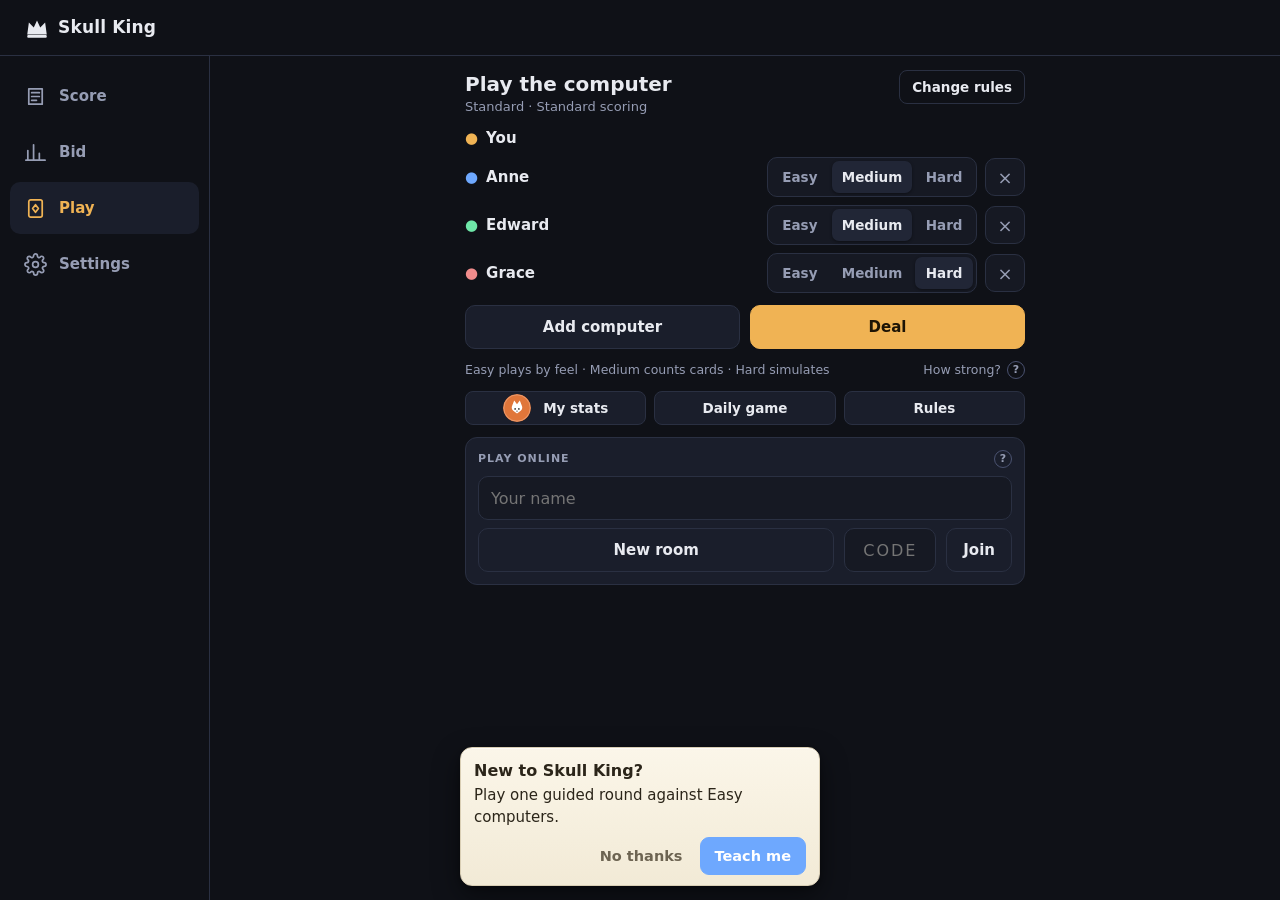
<file: index.html>
<!DOCTYPE html>
<html lang="en">
<head>
<meta charset="utf-8">
<meta name="viewport" content="width=device-width, initial-scale=1, viewport-fit=cover">
<meta name="theme-color" content="#0f1117">
<link rel="manifest" href="manifest.webmanifest">
<meta name="mobile-web-app-capable" content="yes">
<meta name="apple-mobile-web-app-capable" content="yes">
<meta name="apple-mobile-web-app-title" content="Skull King">
<meta name="apple-mobile-web-app-status-bar-style" content="black-translucent">
<title>Skull King</title>
<meta name="description" content="Skull King scorekeeper, bid advisor and a full game against computer pirates.">
<link rel="icon" href="icon.svg" type="image/svg+xml">
<link rel="apple-touch-icon" href="apple-touch-icon.png">
<link rel="stylesheet" href="css/table.css?v=13">
<link rel="stylesheet" href="css/app.css?v=18">
<link rel="stylesheet" href="css/coach.css?v=17">
<link rel="stylesheet" href="css/profile.css?v=13">
</head>
<body>
<div class="app" id="app">
  <header class="top">
    <div class="brand"><span class="brand-mark" id="brandMark"></span><span>Skull King</span></div>
    <div class="top-actions" id="topActions"></div>
  </header>

  <nav class="tabs" id="tabs" aria-label="Sections">
    <button data-tab="score" aria-label="Score"><svg viewBox="0 0 24 24"><path d="M5 4h14v16H5z M8 8h8 M8 12h8 M8 16h5"/></svg><span>Score</span></button>
    <button data-tab="bid" aria-label="Bid advisor"><svg viewBox="0 0 24 24"><path d="M4 20V10 M10 20V4 M16 20v-7 M22 20H2"/></svg><span>Bid</span></button>
    <button data-tab="play" aria-label="Play"><svg viewBox="0 0 24 24"><path d="M7 3h10a2 2 0 0 1 2 2v14a2 2 0 0 1-2 2H7a2 2 0 0 1-2-2V5a2 2 0 0 1 2-2z M12 8l3 4-3 4-3-4z"/></svg><span>Play</span></button>
    <button data-tab="settings" aria-label="Settings"><svg viewBox="0 0 24 24"><path d="M12 15a3 3 0 1 0 0-6 3 3 0 0 0 0 6z M19.4 15a1.7 1.7 0 0 0 .3 1.8l.1.1a2 2 0 1 1-2.8 2.8l-.1-.1a1.7 1.7 0 0 0-1.8-.3 1.7 1.7 0 0 0-1 1.5V21a2 2 0 1 1-4 0v-.1a1.7 1.7 0 0 0-1.1-1.5 1.7 1.7 0 0 0-1.8.3l-.1.1a2 2 0 1 1-2.8-2.8l.1-.1a1.7 1.7 0 0 0 .3-1.8 1.7 1.7 0 0 0-1.5-1H3a2 2 0 1 1 0-4h.1a1.7 1.7 0 0 0 1.5-1.1 1.7 1.7 0 0 0-.3-1.8l-.1-.1a2 2 0 1 1 2.8-2.8l.1.1a1.7 1.7 0 0 0 1.8.3H9a1.7 1.7 0 0 0 1-1.5V3a2 2 0 1 1 4 0v.1a1.7 1.7 0 0 0 1 1.5 1.7 1.7 0 0 0 1.8-.3l.1-.1a2 2 0 1 1 2.8 2.8l-.1.1a1.7 1.7 0 0 0-.3 1.8V9a1.7 1.7 0 0 0 1.5 1H21a2 2 0 1 1 0 4h-.1a1.7 1.7 0 0 0-1.5 1z"/></svg><span>Settings</span></button>
  </nav>

  <main id="main">
    <section class="view" id="v-score"></section>
    <section class="view" id="v-bid"></section>
    <section class="view" id="v-play"></section>
    <section class="view" id="v-settings"></section>
  </main>
</div>

<div class="sheet-back" id="sheetBack" hidden><div class="sheet" id="sheet" role="dialog" aria-modal="true"></div></div>
<div class="pop" id="pop" hidden></div>
<div class="toast" id="toast" hidden></div>

<script src="js/engine.js?v=13"></script>
<script src="js/ai.js?v=13"></script>
<script src="js/art.js?v=13"></script>
<script src="js/skgame.js?v=13"></script>
<script src="js/fx.js?v=13"></script>
<script src="js/sfx.js?v=13"></script>
<script src="js/table.js?v=13"></script>
<script src="js/coach.js?v=17"></script>
<script src="js/skcoach.js?v=15"></script>
<script src="js/profile.js?v=13"></script>
<script src="js/skprofile.js?v=13"></script>
<script src="js/pwa.js?v=17" data-version="18"></script>
<script src="js/app.js?v=17"></script>
</body>
</html>
</file>
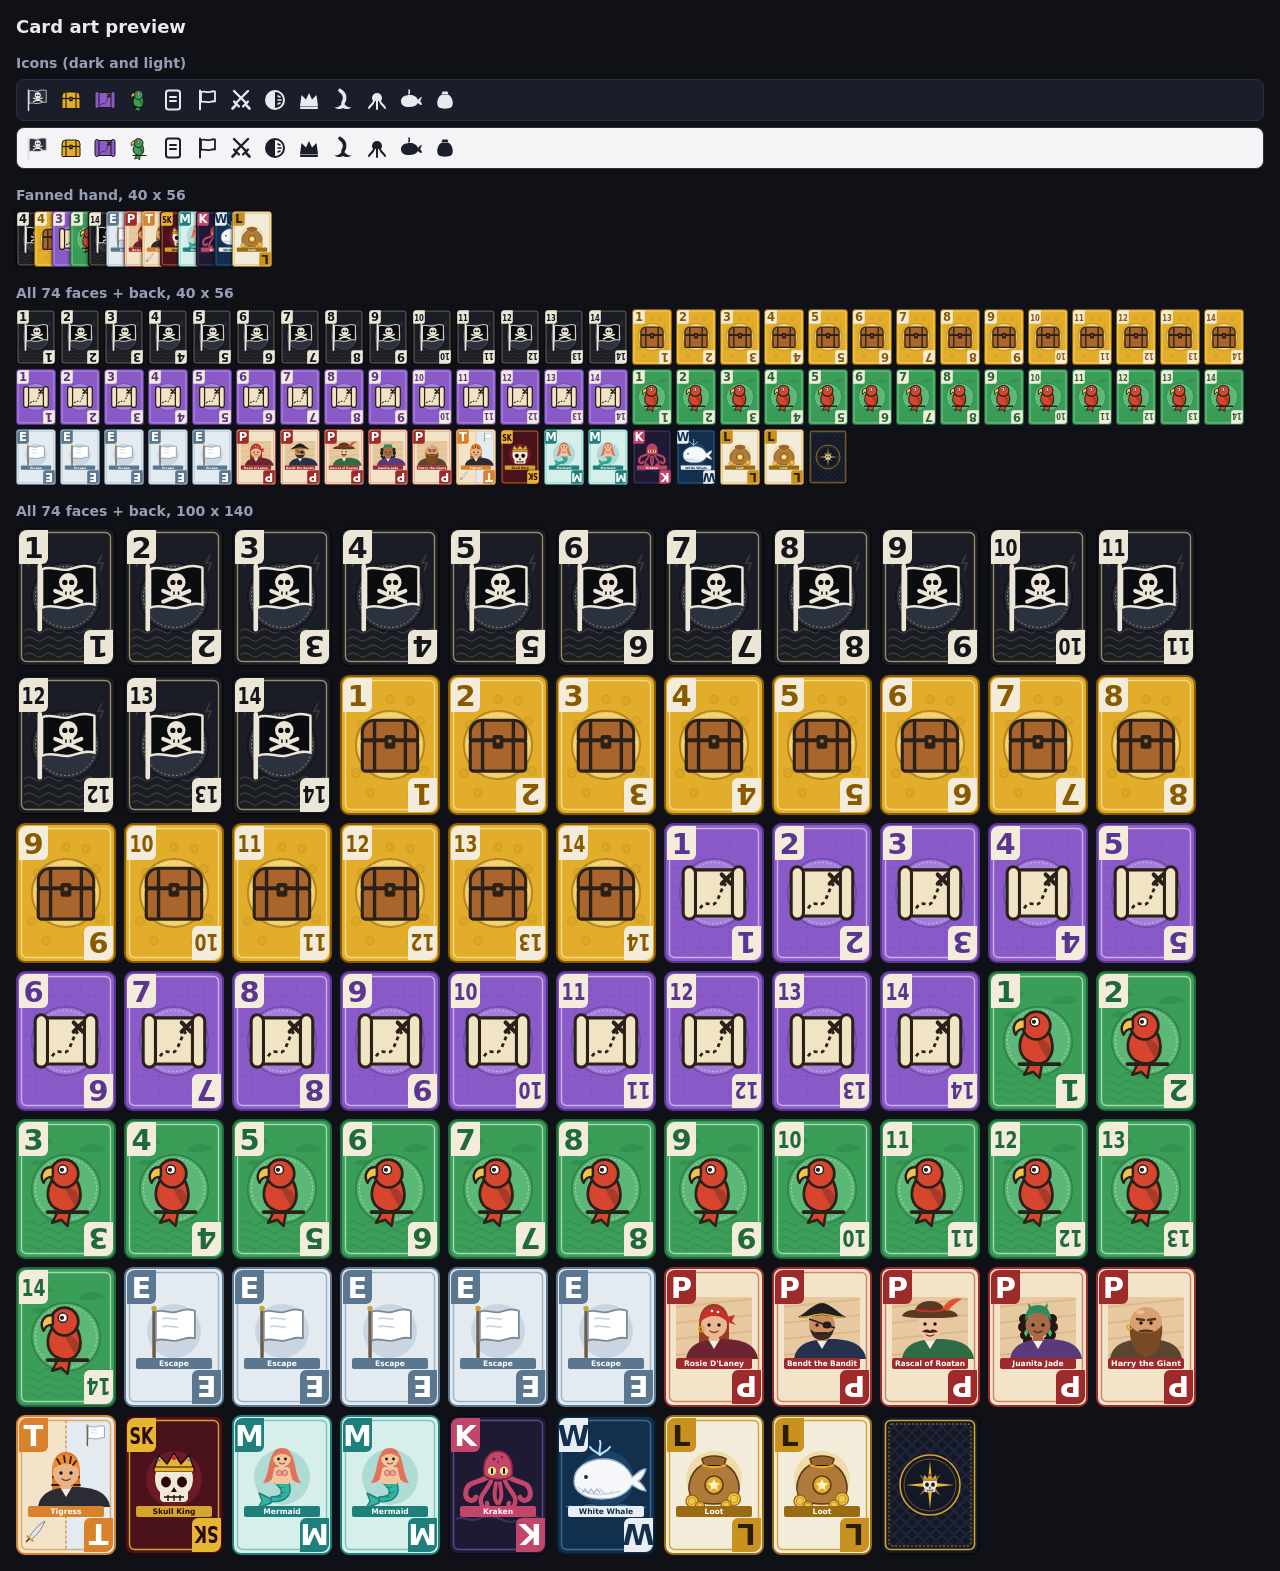
<file: tools/art-preview.html>
<!doctype html>
<html lang="en">
<head>
<meta charset="utf-8">
<meta name="viewport" content="width=device-width, initial-scale=1">
<title>Card Art Preview</title>
<style>
  :root { --bg:#0f1117; --panel:#1a1e2b; --line:#2a3042; --text:#e8eaf0; --muted:#969db4; }
  * { box-sizing: border-box; }
  body { margin:0; padding:16px; background:var(--bg); color:var(--text); font:14px system-ui,-apple-system,Segoe UI,sans-serif; }
  h1 { font-size:18px; margin:0 0 4px; }
  h2 { font-size:14px; color:var(--muted); font-weight:600; margin:18px 0 8px; }
  .grid { display:flex; flex-wrap:wrap; gap:8px; }
  .big svg { width:100px; height:140px; display:block; }
  .small { gap:4px; }
  .small svg { width:40px; height:56px; display:block; }
  .fan { display:flex; padding-left:22px; }
  .fan svg { width:40px; height:56px; margin-left:-22px; filter:drop-shadow(-1px 0 1px rgba(0,0,0,.5)); }
  .icons { display:flex; gap:10px; align-items:center; color:var(--text); background:var(--panel); border:1px solid var(--line); border-radius:8px; padding:8px; flex-wrap:wrap; }
  .icons svg { width:24px; height:24px; }
  .light { background:#f4f4f6; color:#1a1e2b; }
</style>
</head>
<body>
<h1>Card art preview</h1>
<h2>Icons (dark and light)</h2>
<div class="icons" id="icons"></div>
<div class="icons light" id="icons2" style="margin-top:6px"></div>
<h2>Fanned hand, 40 x 56</h2>
<div class="fan" id="fan"></div>
<h2>All 74 faces + back, 40 x 56</h2>
<div class="grid small" id="small"></div>
<h2>All 74 faces + back, 100 x 140</h2>
<div class="grid big" id="big"></div>
<script src="../js/art.js"></script>
<script>
  var A = window.SKArt, all = '';
  for (var i = 0; i < 74; i++) all += A.face(i);
  all += A.back();
  document.getElementById('small').innerHTML = all;
  document.getElementById('big').innerHTML = all;
  document.getElementById('fan').innerHTML = [3, 17, 30, 44, 13, 56, 61, 66, 67, 68, 70, 71, 72].map(function (id) { return A.face(id); }).join('');
  var ic = '';
  for (var s = 0; s < 4; s++) ic += A.suitIcon(s);
  ['num', 'esc', 'pir', 'tig', 'sk', 'mer', 'kra', 'wha', 'loot'].forEach(function (k) { ic += A.kindIcon(k); });
  document.getElementById('icons').innerHTML = ic;
  document.getElementById('icons2').innerHTML = ic;
</script>
</body>
</html>
</file>
<file: css/table.css>
/* table.css: "real table" look for Tim's board games (game-table 1.0.0). Copy unchanged into css/table.css.
   Every colour is a CSS variable, so a game can keep its own palette. Original art only (CSS gradients + tiny SVG noise). */

:root {
  --card-w: 60px; --back: #a8262f; --ink: rgba(255, 255, 255, .3);
  --chip: #c62f2f; --spot: #f4efe3; --chip-size: 34px; --metal: #e7b93e; --metal-d: #9a6d12; --coin-size: 28px;
  --gem: #2c8f5a; --gem-size: 32px; --die: #f6f2e8; --pip: #1d1d1d; --die-size: 26px;
  --dial: #2a4f86; --deg: 0deg; --dial-size: 84px; --tok: #d8b46a; --tok-ink: #3b2a12; --tok-size: 30px;
}

/* ---------- surfaces ---------- */
.tbl-surface {
  --tbl-base: #1f6b43;
  --tbl-light: rgba(255, 244, 214, .16);
  --tbl-vig: rgba(0, 0, 0, .5);
  --tbl-tex: url("data:image/svg+xml,%3Csvg xmlns='http://www.w3.org/2000/svg' width='140' height='140'%3E%3Cfilter id='n'%3E%3CfeTurbulence type='fractalNoise' baseFrequency='.85' numOctaves='2' stitchTiles='stitch'/%3E%3CfeColorMatrix values='0 0 0 0 0 0 0 0 0 0 0 0 0 0 0 0 0 0 .55 -.1'/%3E%3C/filter%3E%3Crect width='100%25' height='100%25' filter='url(%23n)'/%3E%3C/svg%3E");
  --tbl-tex-size: 140px 140px;
  position: relative; isolation: isolate; color: #f3efe4;
  background-color: var(--tbl-base);
  background-image:
    radial-gradient(ellipse 120% 95% at 50% 42%, transparent 52%, var(--tbl-vig) 100%),
    radial-gradient(ellipse 70% 55% at 50% 38%, var(--tbl-light), transparent 75%),
    var(--tbl-tex);
  background-size: 100% 100%, 100% 100%, var(--tbl-tex-size);
}
.tbl-felt-green { --tbl-base: #1f6b43; }
.tbl-felt-blue { --tbl-base: #1d4f7a; }
.tbl-wood-dark, .tbl-wood-light {
  --tbl-base: #5a3820;
  --tbl-tex: url("data:image/svg+xml,%3Csvg xmlns='http://www.w3.org/2000/svg' width='400' height='200'%3E%3Cfilter id='w'%3E%3CfeTurbulence type='fractalNoise' baseFrequency='.004 .2' numOctaves='3' seed='7' stitchTiles='stitch'/%3E%3CfeColorMatrix values='0 0 0 0 0 0 0 0 0 0 0 0 0 0 0 0 0 0 0.8 -.3'/%3E%3C/filter%3E%3Crect width='100%25' height='100%25' filter='url(%23w)'/%3E%3C/svg%3E");
  --tbl-tex-size: 100% 200px;
  --tbl-light: rgba(255, 226, 170, .2);
}
.tbl-wood-light { --tbl-base: #c39462; --tbl-vig: rgba(40, 20, 0, .42); color: #2b1d10; }
.tbl-cloth {
  --tbl-base: #ddd3c0; --tbl-vig: rgba(40, 30, 10, .4); --tbl-light: rgba(255, 255, 255, .25); color: #2d261b;
  --tbl-tex: url("data:image/svg+xml,%3Csvg xmlns='http://www.w3.org/2000/svg' width='6' height='6'%3E%3Cpath d='M0 .5h6M.5 0v6' stroke='%23000' stroke-opacity='.045'/%3E%3Cpath d='M0 3.5h6M3.5 0v6' stroke='%23fff' stroke-opacity='.06'/%3E%3C/svg%3E");
  --tbl-tex-size: 6px 6px;
}

/* ---------- cards ---------- */
.tbl-card, .tbl-face {
  box-sizing: border-box; position: relative; flex: none;
  width: var(--card-w); aspect-ratio: var(--ratio, 63 / 88);
  border-radius: calc(var(--card-w) * .075);
  background: var(--card-paper, #fbf9f3); color: #1b1b1b;
  border: 1px solid var(--card-edge, rgba(0, 0, 0, .3));
  box-shadow: 0 1px 1px rgba(0, 0, 0, .28), 0 2px 6px rgba(0, 0, 0, .22);
  transition: box-shadow .2s ease, transform .2s ease;
}
.tbl-card::after, .tbl-face::after {
  content: ""; position: absolute; inset: 0; border-radius: inherit; pointer-events: none;
  background: linear-gradient(135deg, rgba(255, 255, 255, .32), transparent 38%, transparent 70%, rgba(0, 0, 0, .06));
}
.tbl-face { width: 100%; height: 100%; aspect-ratio: auto; position: absolute; inset: 0; }
.tbl-card.is-up, .tbl-card.is-lifted { box-shadow: 0 2px 3px rgba(0, 0, 0, .25), 0 12px 22px rgba(0, 0, 0, .38); }
.tbl-poker { --ratio: 63 / 88; } .tbl-bridge { --ratio: 57 / 89; } .tbl-mini { --ratio: 44 / 67; }
.tbl-square { --ratio: 1 / 1; } .tbl-tarot { --ratio: 70 / 120; }
.tbl-dark-edge { --card-edge: #111; }

/* flip: <div class="tbl-card tbl-flip [is-down]"><div class="tbl-inner"><div class="tbl-face">front</div><div class="tbl-face tbl-back"></div></div></div> */
.tbl-flip { background: none; border: 0; box-shadow: none; perspective: 700px; }
.tbl-flip::after { display: none; }
.tbl-inner { position: absolute; inset: 0; transform-style: preserve-3d; transition: transform .45s cubic-bezier(.3, .7, .3, 1); }
.tbl-flip.is-down .tbl-inner { transform: rotateY(180deg); }
.tbl-inner > .tbl-face { -webkit-backface-visibility: hidden; backface-visibility: hidden; }
.tbl-inner > .tbl-back { transform: rotateY(180deg); }
/* don't trust backface-visibility alone (some WebKit builds ignore it): swap faces at the 90° midpoint */
.tbl-inner > .tbl-face { transition: visibility 0s linear .225s; }
.tbl-flip:not(.is-down) .tbl-inner > .tbl-back, .tbl-flip.is-down .tbl-inner > .tbl-face:not(.tbl-back) { visibility: hidden; }
.tbl-instant, .tbl-instant * { transition: none !important; }

/* backs: .tbl-back + .tbl-lattice | .tbl-diamonds | .tbl-sunburst ; colour with --back */
.tbl-back {
  --frame: calc(var(--card-w) * .07);
  background-color: var(--back); border-color: rgba(0, 0, 0, .3); background-clip: padding-box;
  box-shadow: inset 0 0 0 var(--frame) var(--back-frame, #f7f4ec), inset 0 0 0 calc(var(--frame) + 1px) rgba(0, 0, 0, .25),
    var(--tbl-stack, 0 1px 1px rgba(0, 0, 0, .28), 0 2px 6px rgba(0, 0, 0, .22));
}
.tbl-face.tbl-back { --frame: 4px; }
.tbl-lattice { background-image: repeating-linear-gradient(45deg, var(--ink) 0 1px, transparent 1px 6px), repeating-linear-gradient(-45deg, var(--ink) 0 1px, transparent 1px 6px); }
.tbl-diamonds { background-image: repeating-conic-gradient(from 45deg, var(--ink) 0 25%, transparent 0 50%); background-size: 9px 9px; background-position: center; }
.tbl-sunburst { background-image: radial-gradient(circle at 50% 50%, var(--back) 0 13%, var(--ink) 13% 15%, transparent 15%), repeating-conic-gradient(from 0deg at 50% 50%, var(--ink) 0 5deg, transparent 5deg 12deg); }
.tbl-blue { --back: #1f4e8c; } .tbl-black { --back: #222; } .tbl-green { --back: #1d6a46; }

/* standard playing-card face (TABLE.pc) */
.tbl-pc { font-family: Georgia, "Times New Roman", serif; font-weight: 700; color: #1a1a1a; overflow: hidden; }
.tbl-pc.red { color: #c3192b; }
.tbl-idx { position: absolute; left: 6%; top: 3.5%; text-align: center; line-height: .95; font-size: calc(var(--card-w) * .21); letter-spacing: -.04em; }
.tbl-idx i { display: block; font-style: normal; font-size: .82em; }
.tbl-idx.b { left: auto; top: auto; right: 6%; bottom: 3.5%; transform: rotate(180deg); }
.tbl-pip { position: absolute; inset: 0; display: grid; place-items: center; font-size: calc(var(--card-w) * .48); line-height: 1; }
.tbl-pips { position: absolute; inset: 0; }
.tbl-pips b { position: absolute; transform: translate(-50%, -50%); font-size: calc(var(--card-w) * .2); line-height: 1; font-weight: 400; }
.tbl-pips b.r { transform: translate(-50%, -50%) rotate(180deg); }
.tbl-court {
  inset: 16% 19%; display: flex; flex-direction: column; border: 1px solid currentColor; border-radius: 2px; overflow: hidden;
  box-shadow: inset 0 0 0 2px #e9c45a, inset 0 0 0 3px #2c4f9e;
  background: linear-gradient(to bottom right, transparent calc(50% - .5px), currentColor 50%, transparent calc(50% + .5px)),
    linear-gradient(#f6e7b8, #f3d38a 48%, #e9e1cc 50%, #f3d38a 52%, #f6e7b8);
}
.tbl-court em { flex: 1; display: grid; place-items: center; font-style: normal; font-size: calc(var(--card-w) * .2); letter-spacing: -.05em; }
.tbl-court em + em { transform: rotate(180deg); }
.tbl-tilt { transform: perspective(1200px) rotateX(16deg); transform-origin: 50% 100%; }

/* ---------- decks + piles ---------- */
.tbl-deck { position: relative; display: inline-block; flex: none; }
.tbl-deck > .tbl-back { position: relative; transform: translateY(var(--tbl-rise, 0)); }
.tbl-deck.is-empty, .tbl-spot {
  width: var(--card-w, 60px); aspect-ratio: var(--ratio, 63 / 88); box-sizing: border-box;
  border: 2px dashed rgba(255, 255, 255, .35); border-radius: calc(var(--card-w, 60px) * .075); background: rgba(0, 0, 0, .08);
}
.tbl-wood-light .tbl-deck.is-empty, .tbl-cloth .tbl-deck.is-empty, .tbl-wood-light .tbl-spot, .tbl-cloth .tbl-spot { border-color: rgba(0, 0, 0, .3); }
.tbl-badge {
  position: absolute; right: -6px; bottom: -6px; z-index: 2; min-width: 20px; padding: 1px 6px; box-sizing: border-box;
  border-radius: 10px; background: #1b1b1f; color: #fff; font: 700 11px/16px system-ui, sans-serif; text-align: center;
  box-shadow: 0 1px 3px rgba(0, 0, 0, .5);
}
.tbl-pile { position: relative; display: inline-block; flex: none; width: var(--card-w, 60px); aspect-ratio: var(--ratio, 63 / 88); }
.tbl-pile > .tbl-card { position: absolute; left: 0; top: 0; transform: translate(var(--x, 0), var(--y, 0)) rotate(var(--r, 0deg)); }

/* ---------- hands ---------- */
.tbl-fan { position: relative; width: 100%; touch-action: manipulation; }
.tbl-fan > .tbl-card, .tbl-fan > .tbl-deal-in {
  position: absolute; left: 0; bottom: 0; transform-origin: 50% 100%; cursor: pointer;
  transform: translate(var(--x, 0), calc(var(--y, 0px) - var(--up, 0px))) rotate(var(--r, 0deg));
}
.tbl-fan > .is-up { --up: var(--lift, 18px); }
.tbl-fan.is-back > .tbl-card { cursor: default; }
.tbl-fan.is-across { transform: rotate(180deg); }

/* ---------- seats ---------- */
.tbl-seats { display: flex; gap: 6px; justify-content: space-around; align-items: flex-start; padding: 6px 4px; }
.tbl-seat { display: flex; flex-direction: column; align-items: center; gap: 4px; min-width: 0; flex: 1 1 0; }
.tbl-plate {
  max-width: 100%; padding: 2px 8px; border-radius: 4px; overflow: hidden; text-overflow: ellipsis; white-space: nowrap;
  font: 700 12px/18px system-ui, sans-serif; color: #f6efdc; letter-spacing: .02em;
  background: linear-gradient(#3b2a1a, #24180d); border: 1px solid #7a5a2e; box-shadow: inset 0 1px 0 rgba(255, 220, 150, .25), 0 2px 4px rgba(0, 0, 0, .4);
}
.tbl-seat.is-turn .tbl-plate { border-color: #f0c35a; box-shadow: 0 0 0 2px rgba(240, 195, 90, .45), 0 2px 4px rgba(0, 0, 0, .4); }
.tbl-seat-area { display: flex; flex-wrap: wrap; gap: 4px; justify-content: center; align-items: center; min-height: 8px; }
@media (min-width: 700px) {
  .tbl-seats.tbl-oval { position: absolute; inset: 0; display: block; padding: 0; pointer-events: none; }
  .tbl-oval > .tbl-seat { position: absolute; left: var(--sx); top: var(--sy); transform: translate(-50%, -50%); pointer-events: auto; max-width: 22%; }
}

/* ---------- objects ---------- */
.tbl-chip {
  display: inline-block; flex: none; width: var(--chip-size); height: var(--chip-size); border-radius: 50%; position: relative;
  background: radial-gradient(closest-side, var(--chip) 0 60%, var(--spot) 61% 65%, transparent 66%),
    repeating-conic-gradient(from 10deg, var(--chip) 0 30deg, var(--spot) 30deg 45deg);
  box-shadow: inset 0 -2px 3px rgba(0, 0, 0, .35), inset 0 2px 2px rgba(255, 255, 255, .35), 0 2px 3px rgba(0, 0, 0, .45);
}
.tbl-chip.v1 { --chip: #ece8de; --spot: #2a5db0; } .tbl-chip.v5 { --chip: #c62f2f; } .tbl-chip.v10 { --chip: #2a5db0; }
.tbl-chip.v25 { --chip: #23854d; } .tbl-chip.v100 { --chip: #1d1d1f; } .tbl-chip.v500 { --chip: #6b3aa0; } .tbl-chip.v1000 { --chip: #e0a526; --spot: #3a2a10; }
.tbl-stacks { display: inline-flex; gap: 3px; align-items: flex-end; }
.tbl-stack { position: relative; width: var(--chip-size); flex: none; height: calc(var(--chip-size) * .42 + var(--n, 1) * 4px); }
.tbl-stack > .tbl-chip { position: absolute; left: 0; bottom: calc(var(--i) * 4px); height: calc(var(--chip-size) * .42); z-index: 1; }
.tbl-stack > .tbl-chip::before {
  content: ""; position: absolute; left: 0; right: 0; top: 50%; height: calc(50% + 4px); z-index: -1; border-radius: 0 0 50% 50% / 0 0 100% 100%;
  background: linear-gradient(rgba(0, 0, 0, .25), rgba(0, 0, 0, .25)), repeating-linear-gradient(90deg, var(--chip) 0 16%, var(--spot) 16% 23%);
  box-shadow: inset 0 -1px 0 rgba(0, 0, 0, .45);
}
.tbl-stack > .tbl-chip:not(:last-child) { background: var(--chip); box-shadow: none; }
.tbl-stack > .tbl-chip:last-child { box-shadow: inset 0 1px 1px rgba(255, 255, 255, .3); }
.tbl-stack::after { content: ""; position: absolute; left: 4%; right: -6%; bottom: -3px; height: 8px; border-radius: 50%; background: rgba(0, 0, 0, .35); filter: blur(2px); z-index: 0; }

.tbl-coin {
  display: inline-grid; place-items: center; flex: none; width: var(--coin-size); height: var(--coin-size); border-radius: 50%;
  font: 800 calc(var(--coin-size) * .38)/1 Georgia, serif; color: var(--metal-d);
  background: radial-gradient(circle at 35% 30%, rgba(255, 255, 255, .7), transparent 32%), radial-gradient(closest-side, var(--metal) 0 74%, var(--metal-d) 76% 80%, var(--metal) 82%);
  box-shadow: inset 0 -2px 2px rgba(0, 0, 0, .3), inset 0 1px 1px rgba(255, 255, 255, .7), 0 1px 1px rgba(0, 0, 0, .5), 0 3px 5px rgba(0, 0, 0, .3);
}
.tbl-coin.silver { --metal: #d5d8dd; --metal-d: #7b818a; } .tbl-coin.copper { --metal: #d0864f; --metal-d: #7f4320; }
.tbl-gem {
  display: inline-block; flex: none; position: relative; width: var(--gem-size); height: var(--gem-size); border-radius: 50%;
  background: radial-gradient(closest-side, #f2eee4 0 82%, #bdb6a5 84%);
  box-shadow: inset 0 -2px 3px rgba(0, 0, 0, .3), 0 2px 3px rgba(0, 0, 0, .45);
}
.tbl-gem::after {
  content: ""; position: absolute; inset: 20%; clip-path: polygon(50% 0, 93% 25%, 93% 75%, 50% 100%, 7% 75%, 7% 25%);
  background: linear-gradient(150deg, rgba(255, 255, 255, .7) 0 18%, transparent 19%), conic-gradient(from 30deg, var(--gem), rgba(0, 0, 0, .35) 60deg, var(--gem) 120deg, rgba(255, 255, 255, .35) 180deg, var(--gem) 240deg, rgba(0, 0, 0, .25) 300deg, var(--gem)), var(--gem);
}
.tbl-cube {
  display: inline-block; flex: none; width: var(--size, 16px); height: var(--size, 16px); border-radius: 2px; background: var(--piece, #c0392b);
  background-image: linear-gradient(135deg, rgba(255, 255, 255, .28), transparent 60%);
  box-shadow: inset -2px -2px 0 rgba(0, 0, 0, .28), inset 1px 1px 0 rgba(255, 255, 255, .3), 2px 3px 3px rgba(0, 0, 0, .4);
}
.tbl-meeple, .tbl-pawn {
  display: inline-block; flex: none; position: relative; width: var(--size, 26px); height: var(--size, 26px); filter: drop-shadow(1px 3px 2px rgba(0, 0, 0, .45));
}
.tbl-meeple::before, .tbl-pawn::before {
  content: ""; position: absolute; inset: 0; background: linear-gradient(120deg, rgba(255, 255, 255, .35), transparent 45%, rgba(0, 0, 0, .25)), var(--piece, #2f6fd1);
  -webkit-mask: var(--shape) center / contain no-repeat; mask: var(--shape) center / contain no-repeat;
}
.tbl-meeple { --shape: url("data:image/svg+xml,%3Csvg xmlns='http://www.w3.org/2000/svg' viewBox='0 0 100 100'%3E%3Cpath d='M50 6c10 0 16 7 16 16 0 5-2 9-5 12 12 2 27 6 33 12 5 5 1 11-6 12l-16 2 12 32c2 5-1 8-6 8H63L50 74 37 100H22c-5 0-8-3-6-8l12-32-16-2c-7-1-11-7-6-12 6-6 21-10 33-12-3-3-5-7-5-12 0-9 6-16 16-16z'/%3E%3C/svg%3E"); }
.tbl-pawn { --shape: url("data:image/svg+xml,%3Csvg xmlns='http://www.w3.org/2000/svg' viewBox='0 0 100 100'%3E%3Cpath d='M50 4a15 15 0 0 1 9 27c6 3 9 7 9 11H58c1 15 6 30 16 40 6 2 8 6 8 10v4H18v-4c0-4 2-8 8-10 10-10 15-25 16-40H32c0-4 3-8 9-11A15 15 0 0 1 50 4z'/%3E%3C/svg%3E"); }
.tbl-die {
  display: inline-grid; flex: none; grid-template: repeat(3, 1fr) / repeat(3, 1fr); padding: calc(var(--die-size) * .14); box-sizing: border-box;
  width: var(--die-size); height: var(--die-size); border-radius: 20%;
  background: radial-gradient(circle at 30% 25%, rgba(255, 255, 255, .9), transparent 45%), var(--die);
  box-shadow: inset -2px -3px 3px rgba(0, 0, 0, .22), inset 2px 2px 2px rgba(255, 255, 255, .8), 2px 4px 5px rgba(0, 0, 0, .45);
}
.tbl-die > i { width: 76%; aspect-ratio: 1; place-self: center; border-radius: 50%; background: var(--pip); box-shadow: inset 0 1px 1px rgba(0, 0, 0, .6), 0 1px 0 rgba(255, 255, 255, .5); }
.tbl-die.red { --die: #c8262f; --pip: #fff; } .tbl-die.black { --die: #222; --pip: #fff; }
.tbl-dial {
  display: inline-block; flex: none; position: relative; width: var(--dial-size); height: var(--dial-size); border-radius: 50%;
  background: repeating-conic-gradient(rgba(255, 255, 255, .5) 0 1.5deg, transparent 1.5deg 15deg), radial-gradient(closest-side, #e9e4d6 0 70%, var(--dial) 72%);
  box-shadow: inset 0 -3px 4px rgba(0, 0, 0, .35), 0 3px 6px rgba(0, 0, 0, .45);
}
.tbl-dial::after {
  content: ""; position: absolute; left: calc(50% - 3px); top: 12%; width: 6px; height: 38%; border-radius: 3px; background: #b3262e;
  transform-origin: 50% 100%; transform: rotate(var(--deg)); box-shadow: 0 0 0 4px rgba(0, 0, 0, 0), 1px 2px 2px rgba(0, 0, 0, .4);
}
.tbl-token {
  display: inline-grid; place-items: center; flex: none; width: var(--tok-size); height: var(--tok-size); border-radius: 50%;
  font: 800 calc(var(--tok-size) * .4)/1 system-ui, sans-serif; color: var(--tok-ink);
  background: radial-gradient(closest-side, var(--tok) 0 76%, var(--tok-ink) 78% 81%, var(--tok) 83%);
  box-shadow: 0 2px 0 rgba(0, 0, 0, .3), 0 3px 0 #5d4a2a, 0 4px 5px rgba(0, 0, 0, .4);
}
.tbl-marker {
  display: inline-block; flex: none; width: var(--size, 18px); height: var(--size, 18px); border-radius: 50%;
  background: radial-gradient(circle at 35% 30%, rgba(255, 255, 255, .45), transparent 50%), var(--piece, #e2c044);
  box-shadow: inset 0 -1px 2px rgba(0, 0, 0, .3), 0 3px 0 rgba(0, 0, 0, .35), 1px 4px 4px rgba(0, 0, 0, .35);
}

@media (prefers-reduced-motion: reduce) {
  .tbl-card, .tbl-face, .tbl-inner, .tbl-fan > * { transition: none !important; }
}
</file>
<file: css/app.css>
/* Skull King. Palette from the Board & Card Games hub. */
:root {
  --bg: #0f1117; --bg-soft: #161923; --card: #1a1e2b; --card-hover: #212636; --line: #2a3042;
  --text: #e8eaf0; --muted: #969db4; --accent: #6ea8fe; --gold: #f0b354;
  --good: #6ee7a8; --bad: #f08c8c; --sea: #10283a; --sea2: #0c1d2b;
  --radius: 12px; --tabh: 58px; --toph: 48px;
  --cw: 52px; --ch: 73px; /* card size in hand */
}
* { box-sizing: border-box; }
html, body { height: 100%; margin: 0; }
body {
  background: var(--bg); color: var(--text);
  font: 15px/1.4 system-ui, -apple-system, "Segoe UI", Roboto, sans-serif;
  -webkit-font-smoothing: antialiased; -webkit-tap-highlight-color: transparent;
  overflow: hidden; overscroll-behavior: none; touch-action: manipulation;
}
button { font: inherit; color: inherit; }
input, select { font: inherit; font-size: 16px; color: var(--text); }
svg { display: block; }

/* ------------------------------------------------------------------ shell */
.app {
  height: 100dvh; display: grid;
  grid-template-rows: calc(var(--toph) + env(safe-area-inset-top)) 1fr calc(var(--tabh) + env(safe-area-inset-bottom));
  grid-template-areas: "top" "main" "tabs";
}
.top {
  grid-area: top; display: flex; align-items: center; justify-content: space-between;
  padding: env(safe-area-inset-top) 16px 0; border-bottom: 1px solid var(--line); background: var(--bg);
}
.brand { display: flex; align-items: center; gap: 8px; font-weight: 800; letter-spacing: .01em; font-size: 17px; }
.brand-mark { width: 26px; height: 26px; display: inline-block; }
.brand-mark svg { width: 26px; height: 26px; border-radius: 6px; }
.top-actions { display: flex; gap: 8px; align-items: center; }
main { grid-area: main; position: relative; overflow: hidden; min-height: 0; }
.view { position: absolute; inset: 0; display: none; flex-direction: column; overflow: hidden; padding: 10px 16px 10px; }
.view.on { display: flex; }
.tabs {
  grid-area: tabs; display: grid; grid-template-columns: repeat(4, 1fr);
  border-top: 1px solid var(--line); background: #12151d; padding-bottom: env(safe-area-inset-bottom);
}
.tabs button {
  background: none; border: 0; display: flex; flex-direction: column; align-items: center; justify-content: center;
  gap: 3px; color: var(--muted); font-size: 11.5px; font-weight: 600; cursor: pointer; transition: color .15s;
}
.tabs button svg { width: 23px; height: 23px; fill: none; stroke: currentColor; stroke-width: 1.8; stroke-linecap: round; stroke-linejoin: round; }
.tabs button.on { color: var(--gold); }
.tabs button:active { transform: scale(.96); }

@media (min-width: 900px) {
  :root { --cw: 64px; --ch: 90px; }
  .app { grid-template-columns: 210px 1fr; grid-template-rows: 56px 1fr; grid-template-areas: "top top" "tabs main"; }
  .top { padding: 0 24px; align-items: center; }
  .tabs { grid-template-columns: none; grid-auto-rows: 52px; align-content: start; border-top: 0; border-right: 1px solid var(--line); padding: 14px 10px; gap: 4px; background: var(--bg); }
  .tabs button { flex-direction: row; justify-content: flex-start; gap: 12px; padding: 0 14px; border-radius: 10px; font-size: 15px; }
  .tabs button.on { background: var(--card); }
  .tabs button:hover { color: var(--text); }
  .view { padding: 18px 28px; }
}

/* ---------------------------------------------------------------- controls */
.btn {
  display: inline-flex; align-items: center; justify-content: center; gap: 6px;
  background: var(--card); border: 1px solid var(--line); color: var(--text);
  border-radius: 10px; padding: 0 16px; height: 44px; cursor: pointer; font-weight: 650;
  transition: background .12s, border-color .12s, transform .06s; white-space: nowrap;
}
.btn:active:not(:disabled) { transform: scale(.97); }
.btn:disabled { opacity: .4; cursor: default; }
.btn.primary { background: var(--gold); border-color: var(--gold); color: #1d1405; }
.btn.blue { background: var(--accent); border-color: var(--accent); color: #0d1424; }
.btn.ghost { background: transparent; }
.btn.sm { height: 34px; padding: 0 12px; font-size: 13.5px; border-radius: 8px; }
.btn.wide { width: 100%; }
@media (hover: hover) { .btn:hover:not(:disabled) { border-color: #3a4258; } .btn.primary:hover:not(:disabled) { background: #f5c06c; } }

.seg { display: flex; background: var(--bg-soft); border: 1px solid var(--line); border-radius: 10px; padding: 3px; gap: 3px; }
.seg button { flex: 1; border: 0; background: none; border-radius: 7px; height: 32px; padding: 0 10px; font-size: 13.5px; font-weight: 650; color: var(--muted); cursor: pointer; white-space: nowrap; }
.seg button.on { background: var(--card-hover); color: var(--text); box-shadow: 0 1px 3px rgba(0,0,0,.4); }
.seg .note { display: block; font-size: 10.5px; font-weight: 500; color: var(--muted); line-height: 1.1; }

.step { display: inline-flex; align-items: center; background: var(--bg-soft); border: 1px solid var(--line); border-radius: 10px; height: 40px; }
.step button { width: 38px; height: 38px; border: 0; background: none; font-size: 21px; font-weight: 600; cursor: pointer; color: var(--text); border-radius: 9px; }
.step button:active { background: var(--card-hover); }
.step button:disabled { opacity: .25; }
.step .val { min-width: 28px; text-align: center; font-weight: 800; font-size: 18px; font-variant-numeric: tabular-nums; }
.step.sm { height: 40px; } .step.sm button { width: 34px; height: 38px; font-size: 19px; } .step.sm .val { min-width: 22px; font-size: 16.5px; }

.switch { position: relative; width: 50px; height: 30px; flex: none; }
.switch input { opacity: 0; width: 100%; height: 100%; margin: 0; position: absolute; cursor: pointer; z-index: 1; }
.switch span { position: absolute; inset: 0; background: #39405a; border-radius: 15px; transition: background .15s; }
.switch span::after { content: ""; position: absolute; left: 3px; top: 3px; width: 24px; height: 24px; border-radius: 50%; background: #fff; transition: transform .18s; box-shadow: 0 1px 3px rgba(0,0,0,.4); }
.switch input:checked + span { background: var(--good); }
.switch input:checked + span::after { transform: translateX(20px); }

.q { display: inline-flex; align-items: center; justify-content: center; width: 18px; height: 18px; border-radius: 50%; border: 1px solid #4a5270; color: var(--muted); font-size: 11px; font-weight: 800; cursor: pointer; background: none; padding: 0; flex: none; vertical-align: middle; }
.q:active { background: var(--card-hover); }
.muted { color: var(--muted); }
.lbl { font-size: 11px; letter-spacing: .09em; text-transform: uppercase; color: var(--muted); font-weight: 750; }
.num { font-variant-numeric: tabular-nums; }
.pos { color: var(--good); } .neg { color: var(--bad); }
.row { display: flex; align-items: center; gap: 10px; }
.grow { flex: 1; min-width: 0; }
.scroll { overflow-y: auto; -webkit-overflow-scrolling: touch; min-height: 0; scrollbar-width: thin; scrollbar-color: #2f3650 transparent; }
.panel { background: var(--card); border: 1px solid var(--line); border-radius: var(--radius); padding: 14px; }
.empty { color: var(--muted); text-align: center; padding: 18px 8px; font-size: 14px; }
input[type=text] { background: var(--bg-soft); border: 1px solid var(--line); border-radius: 10px; height: 44px; padding: 0 12px; width: 100%; }
input[type=text]:focus { outline: 2px solid var(--accent); outline-offset: -1px; }
select { -webkit-appearance: none; appearance: none; background: var(--bg-soft) url("data:image/svg+xml,%3Csvg xmlns='http://www.w3.org/2000/svg' width='12' height='8'%3E%3Cpath d='M1 1l5 5 5-5' fill='none' stroke='%23969db4' stroke-width='2' stroke-linecap='round'/%3E%3C/svg%3E") no-repeat right 12px center; border: 1px solid var(--line); border-radius: 10px; height: 40px; padding: 0 32px 0 12px; color: var(--text); font-size: 15px; font-weight: 600; cursor: pointer; text-overflow: ellipsis; }
select:focus { outline: 2px solid var(--accent); outline-offset: -1px; }

/* ------------------------------------------------------------------ cards */
.cardf { width: var(--cw); height: var(--ch); border-radius: 7px; flex: none; position: relative; user-select: none; -webkit-user-select: none;
  box-shadow: 0 2px 6px rgba(0,0,0,.45); transition: transform .16s ease, box-shadow .16s, opacity .16s; }
.cardf svg { width: 100%; height: 100%; border-radius: 7px; }
.cardf.sm { width: 38px; height: 53px; border-radius: 5px; }
.cardf.xs { width: 30px; height: 42px; border-radius: 4px; }
.cardf.fallback { background: #f4efe2; color: #111; display: flex; align-items: center; justify-content: center; font-weight: 800; font-size: 13px; text-align: center; }
.cardf.dim { opacity: .38; }
.cardf.can { cursor: pointer; }
.cardf.sel { transform: translateY(-10px); box-shadow: 0 0 0 2px var(--gold), 0 10px 18px rgba(0,0,0,.5); }
.cardf.best { box-shadow: 0 0 0 2px var(--good), 0 6px 14px rgba(0,0,0,.5); }
.cardf .badge { position: absolute; left: 50%; bottom: -15px; transform: translateX(-50%); font-size: 10.5px; font-weight: 800; padding: 0 4px; border-radius: 6px; background: #0b0d13; border: 1px solid var(--line); white-space: nowrap; font-variant-numeric: tabular-nums; }
@keyframes dealIn { from { transform: translateY(24px) scale(.9); opacity: 0; } to { transform: none; opacity: 1; } }
@keyframes dropIn { from { transform: translateY(var(--from, 40px)) scale(.85); opacity: 0; } to { transform: none; opacity: 1; } }
.cardf.deal { animation: dealIn .28s ease-out both; }
.cardf.drop { animation: dropIn .26s ease-out both; }
@media (prefers-reduced-motion: reduce) { .cardf.deal, .cardf.drop { animation: none; } }

/* ------------------------------------------------------------------ sheets */
.sheet-back { position: fixed; inset: 0; z-index: 40; background: rgba(4,6,10,.62); display: flex; align-items: flex-end; justify-content: center; }
.sheet-back[hidden] { display: none; }
.sheet { width: 100%; max-height: 86dvh; background: var(--card); border-top-left-radius: 18px; border-top-right-radius: 18px; border: 1px solid var(--line);
  padding: 16px 16px calc(16px + env(safe-area-inset-bottom)); display: flex; flex-direction: column; gap: 12px; animation: up .22s ease-out; }
@keyframes up { from { transform: translateY(40px); opacity: .4; } to { transform: none; opacity: 1; } }
.sheet h3 { margin: 0; font-size: 17px; }
.sheet .acts { display: flex; gap: 10px; justify-content: space-between; }
.sheet .acts .btn { flex: 1; }
@media (min-width: 700px) { .sheet-back { align-items: center; } .sheet { width: 460px; border-radius: 16px; } }
.pop { position: fixed; z-index: 60; max-width: 290px; background: #232838; border: 1px solid #3a4258; border-radius: 10px; padding: 10px 12px; font-size: 13.5px; color: var(--text); box-shadow: 0 8px 24px rgba(0,0,0,.5); }
.pop[hidden] { display: none; }
.toast { position: fixed; left: 50%; bottom: calc(var(--tabh) + 14px + env(safe-area-inset-bottom)); transform: translateX(-50%); z-index: 50; background: #232838; border: 1px solid #3a4258; border-radius: 10px; padding: 9px 14px; font-size: 14px; display: flex; gap: 12px; align-items: center; box-shadow: 0 8px 24px rgba(0,0,0,.5); max-width: calc(100% - 32px); }
.toast[hidden] { display: none; }
.toast button { background: none; border: 0; color: var(--gold); font-weight: 750; cursor: pointer; }
@media (min-width: 900px) { .toast { bottom: 24px; } }

/* ------------------------------------------------------------------ score */
.sc { display: grid; gap: 14px; min-height: 0; flex: 1; grid-template-rows: auto 1fr auto; }
.sc-head { display: flex; align-items: center; gap: 8px; }
.sc-round { flex: 1; display: flex; align-items: center; justify-content: center; gap: 4px; min-width: 0; }
.sc-round .r { font-weight: 800; font-size: 17px; white-space: nowrap; }
.sc-round .c { color: var(--muted); font-size: 13px; white-space: nowrap; }
.navb { width: 36px; height: 36px; border-radius: 9px; border: 1px solid var(--line); background: var(--bg-soft); cursor: pointer; font-size: 18px; font-weight: 700; }
.navb { width: 40px; height: 40px; }
.navb:disabled { opacity: .35; }
.sc-rows { display: flex; flex-direction: column; gap: 6px; }
.sc-row { display: grid; grid-template-columns: minmax(0, 1fr) auto 50px 50px; align-items: center; gap: 8px; background: var(--card); border: 1px solid var(--line); border-radius: 11px; padding: 0 10px; height: 50px; flex: none; }
.sc-row.tr { grid-template-columns: minmax(0, 1fr) auto 46px 46px 50px; }
.sc-name { font-weight: 700; overflow: hidden; text-overflow: ellipsis; white-space: nowrap; }
.sc-name small { display: block; color: var(--muted); font-weight: 600; font-size: 11.5px; }
.sc-pts { text-align: right; font-weight: 800; font-variant-numeric: tabular-nums; font-size: 15px; }
.sc-tot { text-align: right; font-weight: 800; font-variant-numeric: tabular-nums; color: var(--muted); }
.sc-tot.lead { color: var(--gold); }
.bonus-chip { height: 40px; border-radius: 8px; border: 1px dashed #4a5270; background: none; color: var(--muted); font-weight: 750; font-size: 13px; cursor: pointer; padding: 0; }
.bonus-chip.has { border-style: solid; border-color: var(--gold); color: var(--gold); }
.sc-foot { display: flex; align-items: center; gap: 12px; }
.sc-foot .info { flex: 1; font-size: 13.5px; color: var(--muted); min-width: 0; }
.sc-foot .info b { color: var(--text); }
.sc-foot .info b.neg { color: var(--bad); }
.sc-cols { display: grid; gap: 22px; min-height: 0; flex: 1; }
.sc-hdr { display: grid; grid-template-columns: minmax(0, 1fr) auto 50px 50px; gap: 8px; padding: 0 10px; font-size: 10.5px; }
.sc-hdr.tr { grid-template-columns: minmax(0, 1fr) auto 46px 46px 50px; }
.sc-hdr span { text-align: right; } .sc-hdr span:first-child { text-align: left; }
.sc-hdr .c2 { text-align: center; width: 104px; }
@media (min-width: 900px) { .sc-cols { grid-template-columns: minmax(380px, 520px) 1fr; } }
/* very narrow phones (320 px): the name gets its own line so it never shrinks to "…" */
@media (max-width: 360px) {
  .sc-row, .sc-row.tr { grid-template-columns: 104px minmax(0, 1fr) 50px; height: auto; padding: 5px 10px 6px; row-gap: 3px; }
  .sc-row.tr { grid-template-columns: 104px 46px minmax(0, 1fr) 50px; }
  .sc-row .sc-name { grid-column: 1 / -1; }
  .sc-row .sc-name small { display: inline; margin-left: 6px; }
  .sc-hdr, .sc-hdr.tr { grid-template-columns: 104px minmax(0, 1fr) 50px; }
  .sc-hdr.tr { grid-template-columns: 104px 46px minmax(0, 1fr) 50px; }
  .sc-hdr span:first-child { display: none; }
  .sc-hdr .c2 { text-align: center; }
  /* keep the whole sheet inside the screen: Total column and the Bids/Tricks switch were cut off */
  .sc-cols { grid-template-columns: minmax(0, 1fr); }
  .sc-head .seg { width: 124px !important; }
  .sc-round { flex-wrap: wrap; row-gap: 0; }
}
.grid-table { width: 100%; border-collapse: collapse; font-size: 13.5px; font-variant-numeric: tabular-nums; }
.grid-table th, .grid-table td { padding: 6px 6px; text-align: right; border-bottom: 1px solid var(--line); white-space: nowrap; }
.grid-table th:first-child, .grid-table td:first-child { text-align: left; color: var(--muted); }
.grid-table thead th { position: sticky; top: 0; background: var(--bg); font-size: 12px; color: var(--muted); font-weight: 700; max-width: 80px; overflow: hidden; text-overflow: ellipsis; }
.grid-table tfoot td { font-weight: 800; color: var(--text); border-top: 2px solid var(--line); }
.grid-table td.cur { background: rgba(240,179,84,.08); }
.grid-table .bt { color: var(--muted); font-size: 11px; margin-right: 4px; }
.rt-wrap { overflow-x: auto; max-width: 100%; }
/* 6+ players: bid/won sits above the points in each cell so every column fits without scrolling */
.rt-wrap.many .grid-table, .grid-table.stack { font-size: 12px; }
.rt-wrap.many .grid-table th, .rt-wrap.many .grid-table td, .grid-table.stack th, .grid-table.stack td { padding: 3px 2px; }
.rt-wrap.many .grid-table td .bt, .grid-table.stack td .bt { display: block; margin: 0; font-size: 11.5px; line-height: 1.2; }
.grid-table.stack td:first-child .bt { display: none; }
@media (max-width: 360px) { .grid-table.stack { font-size: 11.5px; } .grid-table.stack thead th { font-size: 11px; max-width: 32px; } .grid-table.stack th, .grid-table.stack td { padding: 3px 1px; } }
.setup-list { display: flex; flex-direction: column; gap: 8px; }
.setup-row { display: flex; gap: 8px; align-items: center; }
.setup-row .dot { width: 10px; height: 10px; border-radius: 50%; flex: none; }
.xbtn { width: 40px; height: 44px; border: 1px solid var(--line); background: var(--bg-soft); border-radius: 10px; cursor: pointer; color: var(--muted); font-size: 18px; flex: none; }
.banner { background: linear-gradient(135deg, rgba(240,179,84,.18), rgba(110,168,254,.12)); border: 1px solid var(--gold); border-radius: var(--radius); padding: 14px; text-align: center; }
.banner h2 { margin: 0 0 2px; font-size: 21px; }
.banner p { margin: 0; color: var(--muted); font-size: 13.5px; }
.bonus-list { display: flex; flex-direction: column; gap: 8px; }
.bonus-row { display: flex; align-items: center; gap: 10px; }
.bonus-row .t { flex: 1; font-size: 14px; }
.bonus-row .t small { color: var(--muted); display: block; font-size: 11.5px; }

/* --------------------------------------------------------------- advisor */
.adv { display: grid; gap: 10px; flex: 1; min-height: 0; grid-template-columns: minmax(0, 1fr); grid-template-rows: auto auto auto 1fr; }
.adv-ctl { display: grid; grid-template-columns: repeat(3, 1fr); gap: 6px; }
.adv-ctl .cell { display: flex; flex-direction: column; align-items: center; gap: 3px; }
.adv-ctl .cell .lbl { font-size: 10px; min-height: 18px; display: flex; align-items: center; gap: 4px; }
.adv-hand-row { display: flex; gap: 8px; align-items: center; min-width: 0; min-height: 53px; }
.adv-hand-row .btn { flex: none; }
/* up to 13 cards in one row, more wrap to a second row; cards shrink to fit */
.adv-hand { flex: 1; min-width: 0; display: grid; grid-template-columns: repeat(10, minmax(0, 30px)); gap: 4px; align-content: center; }
.adv-hand.two { grid-template-columns: repeat(13, minmax(0, 30px)); }
.adv-hand .slot, .adv-hand .cardf { width: 100%; height: auto; aspect-ratio: 30 / 42; }
.adv-hand .slot { border-radius: 4px; border: 1px dashed #3a4258; }
.adv-hand .cardf { cursor: pointer; }
.picker { display: flex; flex-direction: column; gap: 6px; }
.pk-grid { display: grid; grid-template-columns: repeat(14, minmax(0, 1fr)); gap: 3px; }
.pk-sp { display: flex; flex-wrap: wrap; gap: 5px; }
.pk-sp .pk { flex: 1 1 auto; padding: 0 8px; }
.pk { height: 36px; border-radius: 5px; border: 1px solid transparent; font-size: 12.5px; font-weight: 800; cursor: pointer; padding: 0; position: relative; font-variant-numeric: tabular-nums; }
.pk.on { outline: 2px solid var(--gold); outline-offset: 1px; }
.pk:disabled { opacity: .3; cursor: default; }
.pk-special { font-size: 12.5px; display: flex; align-items: center; justify-content: center; gap: 4px; background: #2a3042; color: var(--text); white-space: nowrap; }
.pk .cnt { position: absolute; top: -6px; right: -4px; background: var(--gold); color: #1d1405; border-radius: 8px; font-size: 10px; padding: 0 4px; line-height: 14px; }
.chart { display: flex; flex-direction: column; min-height: 0; }
.bars { flex: 1; display: grid; grid-auto-flow: column; grid-auto-columns: 1fr; overflow-x: auto; gap: 4px; align-items: end; min-height: 90px; }
.bar { display: flex; flex-direction: column; align-items: center; justify-content: flex-end; height: 100%; gap: 2px; cursor: default; }
.bar .pct { font-size: 11px; font-weight: 800; font-variant-numeric: tabular-nums; }
.bar .fill { width: 100%; max-width: 40px; border-radius: 5px 5px 2px 2px; background: #33405e; transition: height .3s ease; min-height: 2px; }
.bar.best .fill { background: var(--gold); }
.bar .b { font-size: 13px; font-weight: 800; }
.bar .ev { font-size: 10.5px; font-weight: 750; font-variant-numeric: tabular-nums; }
.verdict { display: flex; align-items: baseline; gap: 8px; flex-wrap: wrap; }
.verdict .big { font-size: 22px; font-weight: 850; color: var(--gold); }
@media (min-width: 900px) {
  .adv { grid-template-columns: minmax(420px, 1fr) minmax(360px, 1fr); grid-template-rows: auto auto auto auto 1fr; column-gap: 28px; align-content: start; }
  .adv-ctl, .adv-hand-row, .picker { grid-column: 1; }
  .chart { grid-column: 2; grid-row: 2 / -1; background: var(--card); border: 1px solid var(--line); border-radius: var(--radius); padding: 16px; max-height: 560px; }
  .odds-table { max-width: 820px; }
  .pk { height: 38px; font-size: 14px; }
  .adv-hand-row { min-height: 70px; } .adv-hand { grid-template-columns: repeat(10, minmax(0, 46px)); } .adv-hand.two { grid-template-columns: repeat(13, minmax(0, 46px)); }
}
.odds-table { width: 100%; border-collapse: separate; border-spacing: 2px; font-size: 12.5px; font-variant-numeric: tabular-nums; }
.odds-table th, .odds-table td { padding: 4px 3px; text-align: center; }
.odds-table th:first-child, .odds-table td:first-child { text-align: left; white-space: nowrap; }
.odds-table td.h { border-radius: 4px; font-weight: 750; color: #0b0d13; }

/* ------------------------------------------------------------------ play: the table from your seat
   Surfaces, card backs, decks, seats and tokens come from css/table.css (shared kit). */
#v-play { padding: 8px 8px 6px; }
.pl { display: grid; gap: 8px; flex: 1; min-height: 0; grid-template-rows: 1fr; grid-template-columns: minmax(0, 1fr); --tw: 60px; --hw: 76px; --msgh: 42px; --bw: 22px; --mw: 12px; }
.table { display: grid; grid-template-rows: auto 1fr auto auto; grid-template-columns: minmax(0, 1fr); min-height: 0; min-width: 0; border-radius: 18px; overflow: hidden;
  box-shadow: inset 0 0 0 1px rgba(0,0,0,.55), inset 0 0 0 3px rgba(255,214,150,.07), inset 0 0 40px rgba(0,0,0,.45), 0 4px 18px rgba(0,0,0,.5); }
.table .tbl-back.sk-back { background: var(--skback) center / 100% 100% no-repeat; border: 0; border-radius: calc(var(--card-w) * .08);
  box-shadow: var(--tbl-stack, 0 1px 1px rgba(0,0,0,.35), 0 2px 4px rgba(0,0,0,.3)); }
.table .tbl-back.sk-back::after { border-radius: inherit; }
/* our SVG faces already draw the card edge: the kit adds the paper sheen and shadow */
.table .cardf.tbl-card { --ratio: 5 / 7; width: var(--card-w); height: auto; opacity: 1; background: none; border: 0; border-radius: calc(var(--card-w) * .08); }
.table .cardf.tbl-card svg { border-radius: inherit; }

/* opponents round the far side */
.opps.tbl-seats { gap: 4px; padding: 6px 6px 0; align-items: flex-start; }
.table .tbl-plate { display: flex; align-items: center; gap: 4px; padding: 2px 7px; font-size: 12px; line-height: 17px; min-width: 0; max-width: 100%; }
.tbl-plate .dot { width: 7px; height: 7px; border-radius: 50%; flex: none; box-shadow: 0 0 0 1px rgba(0,0,0,.5); }
.tbl-plate .nm { overflow: hidden; text-overflow: ellipsis; white-space: nowrap; min-width: 0; }
.tbl-plate .num { font-variant-numeric: tabular-nums; color: #f3d48a; margin-left: 2px; }
.mine.is-turn .tbl-plate { border-color: #f0c35a; box-shadow: 0 0 0 2px rgba(240,195,90,.45), 0 2px 4px rgba(0,0,0,.4); }
.seatbox.ghost .tbl-plate { opacity: .75; }
.held { width: 100%; min-width: 0; display: flex; justify-content: center; min-height: 6px; }
.ofan { --card-w: var(--bw); width: min(100%, calc(var(--bw) * 4.2)); }
.gpile { --card-w: calc(var(--bw) + 4px); margin: 4px 0 2px; }
.lay { display: flex; align-items: center; justify-content: center; gap: 5px; min-height: 22px; }
.won { display: inline-flex; align-items: center; padding: 0 2px; position: relative; }
.won > .tbl-card { --card-w: var(--mw); flex: none; rotate: -4deg; }
.won > .tbl-card + .tbl-card { margin-left: calc(var(--mw) * -.86); }
.won > .tbl-card:nth-of-type(even) { rotate: 3deg; translate: 0 1px; }
/* the count is written on the face-down pile itself (not a token, so it never reads as part of the bid) */
.won .wn { position: absolute; inset: 0 0 0 2px; z-index: 1; display: grid; place-items: center; font: 800 12px/1 system-ui, sans-serif; color: #fff;
  text-shadow: 0 0 2px #000, 0 0 3px #000, 0 1px 1px #000; font-variant-numeric: tabular-nums; pointer-events: none; }
.won[data-won="0"] { display: none; }
.bidtok { --tok-size: 24px; position: relative; font-size: calc(var(--tok-size) * .5); }
.bidtok.nobid { color: transparent; opacity: .55; }
.bidtok .cb { position: absolute; right: -3px; top: -3px; width: 9px; height: 9px; border-radius: 50%; background: radial-gradient(circle at 35% 30%, #777, #111 70%); box-shadow: 0 1px 2px rgba(0,0,0,.6); }
.table.many .opps .tbl-plate { flex-direction: column; gap: 0; padding: 1px 4px; font-size: 10.5px; line-height: 13px; }
.table.many .opps .tbl-plate { align-items: stretch; text-align: center; }
.table.many .opps .tbl-plate .dot { display: none; }
.table.many .opps .tbl-plate .num { margin: 0; }
.table.many { --bw: 14px; --mw: 13px; --tw: 44px; }
.table.many .opps .bidtok { --tok-size: 24px; }
.table.many .opps .lay { gap: 6px; }

/* the middle: the trick, each card in front of whoever played it */
.mid { position: relative; min-height: 0; }
.mid .msg { position: absolute; left: 50px; right: 50px; top: 4px; z-index: 3; text-align: center; font-size: 14px; font-weight: 750; line-height: 1.2; color: #f6ecd6; text-shadow: 0 1px 2px rgba(0,0,0,.7); pointer-events: none; }
.mid .msg small { display: block; font-weight: 500; font-size: 12.5px; color: #e2cfa6; margin-top: 1px; }
.mid.bidding .msg { top: 50%; transform: translateY(-50%); font-size: 17px; }
.mid.bidding .msg small { font-size: 13.5px; }
.trick { position: absolute; inset: 0; z-index: 2; pointer-events: none; } /* trick cards aren't tapped; the score pad under this layer must stay tappable */
.tcard { position: absolute; left: var(--ax); top: calc(var(--msgh) + (100% - var(--msgh)) * var(--ay) / 100); width: var(--tw); --card-w: var(--tw);
  transform: translate(-50%, -50%) translate(var(--jx, 0), var(--jy, 0)) rotate(var(--r, 0deg)); }
.tcard .cardf { width: 100%; }
.tcard.win .cardf { box-shadow: 0 0 0 2px #f0c35a, 0 0 18px rgba(240,195,90,.6), 0 8px 14px rgba(0,0,0,.45); transform: translateY(-4px) scale(1.04); }
.tcard .as { position: absolute; left: 50%; bottom: -15px; transform: translateX(-50%); font-size: 10px; font-weight: 750; padding: 0 5px; border-radius: 6px; background: rgba(20,12,4,.8); color: #f3e6c8; white-space: nowrap; }
.deckspot { position: absolute; left: 12px; bottom: 12px; z-index: 1; --card-w: 34px; }
.pad { position: absolute; right: 10px; bottom: 8px; z-index: 1; width: 40px; height: 50px; padding: 0; border: 0; border-radius: 3px; cursor: pointer;
  background: repeating-linear-gradient(#f4ecd8 0 7px, #9fb6c9 7px 8px) 0 12px / 100% calc(100% - 12px) no-repeat, #f4ecd8;
  box-shadow: inset 0 9px 0 #7a2a22, inset 0 10px 0 rgba(0,0,0,.25), 1px 2px 0 #d8cfb9, 2px 4px 0 #c2b89f, 3px 6px 8px rgba(0,0,0,.45); }
.pad i { position: absolute; left: 7px; right: 7px; top: 16px; bottom: 7px; background: linear-gradient(90deg, transparent 45%, rgba(122,42,34,.55) 45% 50%, transparent 50%); }
.pad:active { scale: .96; }

/* actions and your place */
.actions-wrap { position: relative; z-index: 3; padding: 0 8px 2px; }
.actions { display: flex; flex-wrap: wrap; gap: 6px; justify-content: center; min-height: 44px; align-items: center; }
.actions .muted { color: #e2cfa6; }
.bidpad { display: grid; grid-template-columns: repeat(var(--bn, 6), minmax(0, 60px)); justify-content: center; gap: 6px; width: 100%; }
.bidpad .btn { padding: 0; height: 44px; font-size: 18px; font-weight: 800; }
.bidpad .btn.hint { box-shadow: 0 0 0 2px var(--good); border-color: var(--good); }
.mine { position: relative; z-index: 2; padding: 0 6px 8px; }
.mine > .lay { gap: 8px; min-height: 26px; }
.hand { --card-w: var(--hw); margin: 2px 0 0; }
.hand.badges { margin-top: 16px; }
/* big hand on a narrow screen: two overlapping fans, the back row shows its top 46px */
.hand.two { display: flex; flex-direction: column; }
.hand.two .hrow.front { margin-top: calc(26px - var(--hw) * 1.4); }
.hand.two .hrow.front .cardf .badge { top: auto; bottom: 3px; }
.hand .cardf { cursor: default; }
.hand .cardf.can { cursor: pointer; }
.hand .cardf.dim { filter: saturate(.35) brightness(.62); }
.hand .cardf.best { box-shadow: 0 0 0 2px var(--good), 0 8px 16px rgba(0,0,0,.5); }
.hand .cardf.sel { box-shadow: 0 0 0 2px #f0c35a, 0 12px 22px rgba(0,0,0,.5); }
@media (hover: hover) { .hand .cardf.can:hover:not(.is-up) { --up: 9px; } }
.hand .cardf .badge { position: absolute; left: 1px; top: -17px; bottom: auto; transform: none; font-size: 10.5px; font-weight: 800; padding: 0 4px; border-radius: 6px; background: rgba(12,8,4,.88); border: 1px solid rgba(255,220,160,.25); white-space: nowrap; font-variant-numeric: tabular-nums; }
.hand .cardf .badge.drawn { color: var(--gold); border-color: var(--gold); }
.study { font-size: 13px; color: #e2cfa6; text-align: center; min-height: 18px; }
.study b { color: #fff6e2; }
.pl-side { display: none; }
.padsheet { display: flex; flex-direction: column; gap: 10px; min-height: 0; overflow: auto; max-height: 64dvh; }

/* physical motion: dealt from the deck and turned over; opponents' cards turn face up as they land */
@keyframes dealFly { 0% { translate: var(--dx, 0) var(--dy, 60px); scale: .55 .55; } 48% { scale: .03 .8; } 100% { translate: 0 0; scale: 1 1; } }
@keyframes backOff { 0%, 49% { opacity: 1; } 50%, 100% { opacity: 0; } }
@keyframes turnUp { 0% { scale: 1 1; } 48% { scale: .03 1; } 100% { scale: 1 1; } }
.hand .cardf.deal { animation: dealFly .52s cubic-bezier(.3,.7,.3,1) both; }
.hand .cardf.deal::before, .tcard.turnin .cardf::before { content: ""; position: absolute; inset: 0; z-index: 2; border-radius: inherit; background: var(--skback) center / 100% 100% no-repeat; animation: backOff .52s linear both; animation-delay: inherit; pointer-events: none; }
.tcard.turnin .cardf { animation: turnUp .36s ease-in-out both; }
.tcard.turnin .cardf::before { animation-duration: .36s; }
.tcard.turnin .cardf.drop { animation: dropIn .26s ease-out both, turnUp .36s ease-in-out both; }

@media (min-width: 900px) {
  #v-play { padding: 14px 20px; }
  .pl { grid-template-columns: minmax(0, 1fr) 290px; column-gap: 18px; --msgh: 56px; --tw: 92px; --hw: 100px; --bw: 34px; --mw: 16px; }
  .table.many { --bw: 20px; --mw: 13px; --tw: 70px; }
  .table { grid-column: 1; border-radius: 26px; }
  .pl-side { display: flex; flex-direction: column; gap: 12px; grid-column: 2; min-height: 0; }
  .opps.tbl-seats { padding: 12px 18px 0; }
  .opps .tbl-seat { margin-top: calc(var(--d2, 0) * 64px); }
  .table .tbl-plate { font-size: 13.5px; line-height: 19px; padding: 2px 9px; }
  .table.many .opps .tbl-plate { font-size: 12px; line-height: 15px; }
  .bidtok { --tok-size: 28px; }
  .table.many .opps .bidtok { --tok-size: 24px; }
  .mid .msg { font-size: 17px; top: 8px; } .mid .msg small { font-size: 14px; }
  .mid.bidding .msg { font-size: 21px; } .mid.bidding .msg small { font-size: 15px; }
  .deckspot { --card-w: 50px; left: 22px; bottom: 18px; }
  .pad { display: none; }
  .bidpad { grid-template-columns: repeat(var(--bn, 11), minmax(0, 56px)); }
  .tcard .as { font-size: 11.5px; bottom: -18px; }
  .mine { padding: 0 18px 12px; }
}
/* short screens (phone on its side, small phones) */
@media (max-height: 600px) and (max-width: 899px) {
  .pl { --tw: 44px; --hw: 54px; --bw: 13px; --mw: 12px; }
  .bidtok, .table.many .opps .bidtok { --tok-size: 22px; }
  .mid .msg { font-size: 13px; } .mid .msg small { font-size: 11.5px; }
  .deckspot { --card-w: 26px; }
  .pad { width: 32px; height: 40px; }
}
/* phone upright: deck and pad sit up beside the message, so the trick can use the whole felt width */
@media (max-width: 899px) and (orientation: portrait) {
  .deckspot { bottom: auto; top: 4px; left: 8px; }
  .pad { bottom: auto; top: 4px; right: 8px; }
}
@media (max-height: 460px) and (max-width: 899px) {
  .pl { --tw: 36px; --hw: 46px; }
  .held { min-height: 0; }
  .opps.tbl-seats { padding-top: 4px; }
  .lay { min-height: 20px; }
  .mine > .lay { min-height: 22px; }
  /* phone on its side: the actions move to the right edge so the trick keeps the middle */
  .table { grid-template-columns: minmax(0, 1fr) auto; grid-template-rows: auto 1fr auto; }
  /* the seats stay over the felt so each played card can sit right under its player */
  .opps.tbl-seats { grid-column: 1; }
  .mid { grid-column: 1; grid-row: 2; }
  .mine { grid-column: 1; grid-row: 3; }
  .actions-wrap { grid-column: 2; grid-row: 1 / 4; align-self: center; padding: 0 10px 0 0; }
  .actions { flex-direction: column; flex-wrap: nowrap; }
  .bidpad { grid-template-columns: repeat(4, 40px); gap: 5px; }
  .bidpad .btn { height: 36px; font-size: 16px; }
  .pad { right: 6px; }
  .pl { --msgh: 18px; }
  /* your name plate, bid and tricks sit under the actions on the right, so the trick gets that row */
  /* each opponent's bid and won pile sit beside their held cards, not under them: one row less, a bigger trick */
  .opps .tbl-seat { display: grid; grid-template-columns: minmax(0, 1fr) auto; justify-items: center; align-items: center; column-gap: 3px; row-gap: 2px; }
  .opps .tbl-seat > .tbl-plate { grid-column: 1 / -1; }
  .opps .tbl-seat > .lay { gap: 3px; }
  .mine { position: static; min-height: 46px; } /* keeps room for the message when the hand is empty */
  .mine > .lay { position: absolute; right: 8px; bottom: 6px; z-index: 4; min-height: 0; }
  .mid:not(.bidding) .msg { top: 100%; left: 4px; right: auto; width: 27%; text-align: left; font-size: 12.5px; }
}
.log { list-style: none; margin: 0; padding: 0; display: flex; flex-direction: column; gap: 4px; font-size: 13px; }
.log li { color: var(--muted); }
.log li b { color: var(--text); font-weight: 650; }
.res-table { width: 100%; border-collapse: collapse; font-size: 14px; font-variant-numeric: tabular-nums; }
.res-table th, .res-table td { padding: 6px 4px; text-align: right; border-bottom: 1px solid var(--line); }
.res-table th:first-child, .res-table td:first-child { text-align: left; }
.res-table th { font-size: 11px; color: var(--muted); font-weight: 700; text-transform: uppercase; letter-spacing: .06em; }
.reveal { display: flex; flex-direction: column; gap: 6px; }
.reveal .rh { display: flex; align-items: center; gap: 6px; }
.reveal .rh .nm { width: 64px; font-size: 12px; color: var(--muted); overflow: hidden; text-overflow: ellipsis; white-space: nowrap; flex: none; }
.reveal .rh .cs { display: flex; gap: 2px; flex-wrap: wrap; }
.seat-list { display: flex; flex-direction: column; gap: 8px; }
.seat { display: flex; align-items: center; gap: 8px; }
.seat .nm { flex: 1; font-weight: 700; min-width: 0; overflow: hidden; text-overflow: ellipsis; white-space: nowrap; }
.net-box { display: flex; flex-direction: column; gap: 8px; padding: 12px; }
.net-in.code { width: 92px; flex: 0 0 92px; text-align: center; letter-spacing: .12em; text-transform: uppercase; }
.lobby { display: flex; flex-direction: column; align-items: center; gap: 12px; max-width: 520px; width: 100%; margin: 0 auto; min-height: 0; flex: 1; }
.room-code { font-size: 44px; font-weight: 850; letter-spacing: .14em; color: var(--gold); font-variant-numeric: tabular-nums; }

/* --------------------------------------------------------------- settings */
.set { display: grid; grid-template-columns: minmax(0, 1fr); gap: 14px; align-content: start; }
.set-group { background: var(--card); border: 1px solid var(--line); border-radius: var(--radius); }
.set-group h3 { margin: 0; padding: 12px 14px 4px; font-size: 11px; letter-spacing: .09em; text-transform: uppercase; color: var(--muted); }
.set-row { display: flex; align-items: center; gap: 10px; padding: 9px 14px; min-height: 50px; border-top: 1px solid var(--line); }
.set-group h3 + .set-row { border-top: 0; }
.set-row .t { flex: 1; min-width: 0; font-weight: 600; display: flex; align-items: center; gap: 6px; }
.set-row .t small { color: var(--muted); font-weight: 500; }
.set-row select { overflow: hidden; } /* WebKit lets a long option's text widen the row (sideways scroll at 320 px) */
@media (min-width: 900px) { .set { grid-template-columns: repeat(2, minmax(0, 480px)); align-items: start; } }
.rules-body { font-size: 14px; color: var(--muted); padding: 0 14px 12px; }
.rules-body h4 { color: var(--text); margin: 12px 0 4px; font-size: 14px; }
.rules-body ul { margin: 4px 0; padding-left: 18px; }
details.rules summary { cursor: pointer; padding: 12px 14px; font-weight: 650; list-style: none; }
details.rules summary::-webkit-details-marker { display: none; }
a { color: var(--accent); }

/* Sound & effects rows (js/fx.js) in this page's own settings look */
.set .fx-set .fx-row { padding: 9px 14px; min-height: 50px; }
.set .fx-set .fx-lab { font-weight: 600; gap: 6px; }
.set .fx-set .switch { width: 50px; height: 30px; }
.set .fx-set .switch span { background: #39405a; border-radius: 15px; }
.set .fx-set .switch span::after { width: 24px; height: 24px; box-shadow: 0 1px 3px rgba(0,0,0,.4); transition: transform .18s; }
.set .fx-set .switch input:checked + span { background: var(--good); }
.set .fx-set .switch input:checked + span::after { transform: translateX(20px); }
.set .fx-set .seg { width: 160px; }
.set .fx-set .seg button { flex: 1; height: 32px; padding: 0 10px; cursor: pointer; }
.set .fx-set .seg button[aria-pressed="true"] { background: var(--card-hover); color: var(--text); box-shadow: 0 1px 3px rgba(0,0,0,.4); }
.set .fx-set .fx-vol { flex: 0 1 160px; }
.set .fx-set .fx-test { height: 32px; padding: 0 12px; cursor: pointer; }
.set .fx-set .fx-why { padding: 0 14px 8px; }
/* Animations off: the card deal and drop are instant too */
.fx-still .cardf.deal, .fx-still .cardf.drop, .fx-still .tcard.turnin .cardf { animation: none; }
.fx-still .cardf.deal::before, .fx-still .tcard.turnin .cardf::before { display: none; }
@media (prefers-reduced-motion: reduce) { .hand .cardf.deal, .tcard.turnin .cardf { animation: none; } .hand .cardf.deal::before, .tcard.turnin .cardf::before { display: none; } }

/* Play setup: My stats / Daily game / Rules, and your record (bids hit, best round) */
.pl-more { gap: 8px; }
.pl-more .btn { padding: 0 10px; white-space: nowrap; }
.pl-more .pf-open svg { flex: none; margin-right: 6px; border-radius: 50%; }
.rec-line { font-size: 12.5px; }
.rec-line b { color: var(--text); }

/* Review: every trick of a round, the winning card ringed in gold */
.rv-top { display: flex; align-items: center; gap: 10px; }
.rv-top h3 { flex: 1; text-align: center; }
.rv-top .btn { width: 44px; padding: 0; font-size: 20px; }
.rv-bids { display: flex; flex-wrap: wrap; gap: 4px 12px; font-size: 12.5px; color: var(--muted); font-variant-numeric: tabular-nums; }
.review { display: flex; flex-direction: column; gap: 10px; max-height: 52dvh; min-height: 0; }
.rv-trick { border-top: 1px solid var(--line); padding-top: 8px; }
.rv-head { display: flex; justify-content: space-between; font-size: 13px; margin-bottom: 4px; }
.rv-cs { display: flex; gap: 4px; flex-wrap: wrap; }
.rv-c { display: flex; flex-direction: column; align-items: center; gap: 2px; width: 40px; }
.rv-nm { font-size: 10.5px; font-weight: 700; white-space: nowrap; overflow: hidden; max-width: 40px; }
.rv-as { font-size: 9.5px; color: var(--muted); }
.cardf.rv { width: 40px; height: 56px; border-radius: 4px; }
.cardf.rv svg { border-radius: 4px; }
.rv-c.win .cardf { box-shadow: 0 0 0 2px var(--gold), 0 3px 8px rgba(0,0,0,.5); }
@media (min-width: 700px) { .rv-c, .rv-nm { width: 48px; max-width: 48px; } .cardf.rv { width: 48px; height: 67px; } }
</file>
<file: css/coach.css>
/* coach.css: guided first game + rules sheet (game-coach 1.2.0). Copy unchanged into css/coach.css.
   Looks like paper on the table: a cream note card for the coach, a printed rulebook sheet for the rules.
   Theme with the variables below (set them on :root in the game's own css). Original look only. */
:root {
  --coach-paper: #fbf6e9;
  --coach-paper-2: #f2ead6;
  --coach-ink: #2b2519;
  --coach-muted: #6d6452;
  --coach-line: #d9ceb4;
  --coach-accent: var(--accent, #2f6fdb);
  --coach-accent-ink: #fff;
  --coach-dim: rgba(6, 8, 12, .58);
  --coach-z: 60;
  /* --coach-offer-bottom: the offer card's gap from the bottom (set it above a bottom tab bar) */
  /* --coach-offer-top: its gap from the top with COACH.offer({ place: 'top' | 'auto' }) (default 10px) */
  /* --coach-link: link colour inside the rules sheet (default dark ink-blue #2a4f9e) */
  --coach-font: inherit;
}

/* ---------------------------------------------------------------- tour layer */
.coach-layer { position: fixed; inset: 0; z-index: var(--coach-z); pointer-events: none; font-family: var(--coach-font); }
.coach-layer.coach-off { display: none; }
/* four panels dim everything around the hole; taps pass through unless the step blocks them */
.coach-block { position: fixed; background: var(--coach-dim); pointer-events: none; }
.coach-blocking .coach-block { pointer-events: auto; }
.coach-ring { position: fixed; border-radius: 10px; pointer-events: none;
  box-shadow: 0 0 0 3px var(--coach-accent), 0 0 0 7px color-mix(in srgb, var(--coach-accent) 30%, transparent), 0 0 22px 4px color-mix(in srgb, var(--coach-accent) 45%, transparent);
  animation: coach-glow 1.6s ease-in-out infinite; }
@keyframes coach-glow { 50% { box-shadow: 0 0 0 3px var(--coach-accent), 0 0 0 10px color-mix(in srgb, var(--coach-accent) 18%, transparent), 0 0 30px 8px color-mix(in srgb, var(--coach-accent) 35%, transparent); } }

/* the note card: cream paper, a little tilt-free shadow like a card lying on the table */
.coach-bubble, .coach-offer {
  position: fixed; pointer-events: auto; box-sizing: border-box; overflow-y: auto; overscroll-behavior: contain;
  background: linear-gradient(180deg, var(--coach-paper), var(--coach-paper-2)); color: var(--coach-ink);
  border: 1px solid var(--coach-line); border-radius: 12px; padding: 12px 13px 10px;
  box-shadow: 0 1px 0 rgba(255,255,255,.7) inset, 0 10px 28px rgba(0,0,0,.45), 0 2px 6px rgba(0,0,0,.3);
  font-size: 15px; line-height: 1.42; -webkit-text-size-adjust: 100%;
}
/* a note squeezed by a big target keeps its title and buttons; only the text scrolls */
.coach-bubble { display: flex; flex-direction: column; }
.coach-bubble > .coach-title, .coach-bubble > .coach-row { flex-shrink: 0; }
.coach-bubble > .coach-text { flex: 0 1 auto; min-height: 0; overflow-y: auto; overscroll-behavior: contain; }
.coach-bubble > .coach-text > :last-child { margin-bottom: 0; }
.coach-title { display: block; font-size: 16px; margin: 0 0 3px; }
.coach-text { margin: 0 0 9px; }
.coach-text p { margin: 0 0 6px; }
.coach-text b, .coach-text strong { color: inherit; }
.coach-row { display: flex; align-items: center; gap: 8px; }
.coach-count { flex: 1; font-size: 12.5px; color: var(--coach-muted); font-variant-numeric: tabular-nums; }
.coach-offer .coach-row { justify-content: flex-end; }
.coach-btn { min-height: 38px; padding: 0 14px; border-radius: 9px; border: 1px solid var(--coach-line); background: #fff; color: var(--coach-ink);
  font: inherit; font-size: 14.5px; font-weight: 600; cursor: pointer; -webkit-tap-highlight-color: transparent; touch-action: manipulation; }
.coach-btn.primary { background: var(--coach-accent); border-color: var(--coach-accent); color: var(--coach-accent-ink); }
.coach-btn.ghost { background: transparent; border-color: transparent; color: var(--coach-muted); padding: 0 8px; }
.coach-btn:active { transform: scale(.97); }
.coach-btn:focus-visible, .coach-x:focus-visible, .coach-rules-nav button:focus-visible { outline: 2px solid var(--coach-accent); outline-offset: 2px; }

.coach-bubble.enter, .coach-offer.enter { animation: coach-in .22s ease-out; }
@keyframes coach-in { from { opacity: 0; transform: translateY(6px) scale(.98); } }
.coach-bubble.nudge { animation: coach-nudge .32s ease-in-out; }
@keyframes coach-nudge { 25% { transform: translateX(-5px); } 75% { transform: translateX(5px); } }

/* "first time here?" card: bottom centre, above the game, never a full-screen wall */
.coach-offer { left: 50%; transform: translateX(-50%); bottom: calc(var(--coach-offer-bottom, 14px) + env(safe-area-inset-bottom)); width: min(360px, calc(100vw - 16px));
  z-index: calc(var(--coach-z) - 2); }
.coach-offer.enter { animation: coach-offer-in .25s ease-out; }
@keyframes coach-offer-in { from { opacity: 0; transform: translate(-50%, 10px); } }

/* ---------------------------------------------------------------- rules sheet (a printed rulebook page) */
.coach-rules-back { position: fixed; inset: 0; z-index: calc(var(--coach-z) + 5); background: rgba(0,0,0,.55);
  display: flex; align-items: flex-end; justify-content: center; font-family: var(--coach-font); }
.coach-rules { box-sizing: border-box; width: 100%; max-width: 640px; height: min(92dvh, 900px); display: flex; flex-direction: column;
  background: linear-gradient(180deg, var(--coach-paper), var(--coach-paper-2)); color: var(--coach-ink);
  border-radius: 16px 16px 0 0; box-shadow: 0 -8px 30px rgba(0,0,0,.45); overflow: hidden; }
.coach-rules-back.enter .coach-rules { animation: coach-up .24s ease-out; }
@keyframes coach-up { from { transform: translateY(24px); opacity: .4; } }
.coach-rules-head { display: flex; align-items: center; gap: 8px; padding: 12px 10px 6px 16px; }
.coach-rules-head b { flex: 1; font-size: 18px; letter-spacing: .01em; }
.coach-x { width: 40px; height: 40px; border-radius: 50%; border: 1px solid var(--coach-line); background: #fff; color: var(--coach-ink);
  font-size: 22px; line-height: 1; cursor: pointer; touch-action: manipulation; }
/* the tabs wrap onto a second row on a phone: every section shows, nothing scrolls sideways */
.coach-rules-nav { display: flex; flex-wrap: wrap; gap: 6px; row-gap: 6px; padding: 4px 12px 8px; overflow-x: visible; scrollbar-width: none; border-bottom: 1px solid var(--coach-line); flex-shrink: 0; }
.coach-rules-nav::-webkit-scrollbar { display: none; }
.coach-rules-nav button { flex: 0 0 auto; min-height: 34px; padding: 0 12px; border-radius: 17px; border: 1px solid var(--coach-line); background: rgba(255,255,255,.65);
  color: var(--coach-ink); font: inherit; font-size: 13.5px; font-weight: 600; cursor: pointer; touch-action: manipulation; }
.coach-rules-nav button[aria-current="true"] { background: var(--coach-ink); border-color: var(--coach-ink); color: var(--coach-paper); }
.coach-rules-body { position: relative; flex: 1; min-height: 0; overflow-y: auto; overscroll-behavior: contain; -webkit-overflow-scrolling: touch;
  padding: 6px 18px calc(18px + env(safe-area-inset-bottom)); font-size: 15.5px; line-height: 1.5; outline: none; }
.coach-rules-body section { padding: 8px 0 6px; border-bottom: 1px dashed var(--coach-line); }
.coach-rules-body section:last-of-type { border-bottom: 0; }
.coach-rules-body h3 { margin: 6px 0 6px; font-size: 17px; }
.coach-rules-body h4 { margin: 10px 0 4px; font-size: 15.5px; }
.coach-rules-body p { margin: 0 0 8px; }
.coach-rules-body ul, .coach-rules-body ol { margin: 0 0 8px; padding-left: 22px; }
.coach-rules-body li { margin: 2px 0; }
.coach-rules-body table { border-collapse: collapse; margin: 4px 0 10px; font-size: 14.5px; }
.coach-rules-body td, .coach-rules-body th { border: 1px solid var(--coach-line); padding: 4px 8px; text-align: left; vertical-align: top; }
.coach-rules-body .tip { display: block; background: rgba(255,255,255,.6); border-left: 3px solid var(--coach-accent); padding: 6px 10px; border-radius: 0 8px 8px 0; margin: 4px 0 10px; font-size: 14.5px; }
/* links: dark ink-blue on the cream paper (the sites' own link colour is light and unreadable here). Low
   specificity on purpose: it beats a site-wide `a { color }`, and a game's own rule
   (`.coach-rules-body a`, `.vids a`) still wins. */
.coach-rules-body :where(a, a:link, a:visited) { color: var(--coach-link, #2a4f9e); text-decoration: underline; text-underline-offset: 2px; }
.coach-rules-body :where(a):focus-visible { outline: 2px solid var(--coach-link, #2a4f9e); outline-offset: 2px; border-radius: 3px; }
.coach-rules-body .coach-vids { list-style: none; padding-left: 0; }
.coach-rules-body .coach-vids li { margin: 0 0 8px; }
.coach-rules-body .coach-vids a { font-weight: 600; }
.coach-vid-ch { display: block; color: var(--coach-muted); font-size: 13.5px; }
.coach-rules-intro { color: var(--coach-muted); margin: 6px 0 4px !important; }
.coach-rules-foot { color: var(--coach-muted); font-size: 13px; margin-top: 12px !important; }
/* laptop: a centred page instead of a bottom sheet */
@media (min-width: 760px) and (min-height: 520px) {
  .coach-rules-back { align-items: center; }
  .coach-rules { border-radius: 14px; height: min(86vh, 860px); box-shadow: 0 16px 50px rgba(0,0,0,.55); }
  .coach-rules-body { padding: 8px 26px 22px; }
}

/* ---------------------------------------------------------------- motion off */
.coach-still .coach-ring, .coach-still .coach-bubble { animation: none !important; }
@media (prefers-reduced-motion: reduce) {
  .coach-ring, .coach-bubble, .coach-offer, .coach-rules-back .coach-rules { animation: none !important; }
}
</file>
<file: css/profile.css>
/* profile.css: the "My stats" panel + achievement banner for game-profile (profile.js).
   Copy unchanged into css/profile.css. Colours come from the game's own variables when it has them
   (--card, --line, --text, --muted, --accent, --good, --bad), so the panel matches each game. */

.pf-ov {
  position: fixed; inset: 0; z-index: 900; display: flex; align-items: flex-end; justify-content: center;
  background: rgba(0, 0, 0, .55); -webkit-tap-highlight-color: transparent;
  padding: 0 0 env(safe-area-inset-bottom, 0);
  animation: pf-fade .18s ease;
}
@keyframes pf-fade { from { opacity: 0; } }
@keyframes pf-up { from { transform: translateY(24px); opacity: .4; } }
.pf-panel {
  --pf-card: var(--card, #1a1e2b); --pf-line: var(--line, #2a3042); --pf-text: var(--text, #e8eaf0);
  --pf-muted: var(--muted, #969db4); --pf-acc: var(--accent, #6ea8fe); --pf-good: var(--good, #6ee7a8); --pf-bad: var(--bad, #f08c8c);
  /* fixed height: switching tabs or editing never makes the panel jump */
  box-sizing: border-box; width: 100%; max-width: 480px; height: min(82vh, 600px); height: min(82dvh, 600px);
  display: flex; flex-direction: column; overflow: hidden;
  background: var(--pf-card); color: var(--pf-text); border: 1px solid var(--pf-line); border-bottom: 0;
  border-radius: 16px 16px 0 0; box-shadow: 0 -10px 40px rgba(0, 0, 0, .45);
  font: 15px/1.3 system-ui, -apple-system, "Segoe UI", Roboto, sans-serif;
  animation: pf-up .22s cubic-bezier(.3, .7, .3, 1);
}
.pf-panel *, .pf-panel *::before, .pf-panel *::after { box-sizing: border-box; }
.pf-panel button { font: inherit; color: inherit; }

/* head: who you are, Elo, close */
.pf-head {
  flex: none; display: flex; align-items: center; gap: 10px; padding: 12px 12px 10px 12px;
  border-bottom: 1px solid var(--pf-line);
  background: linear-gradient(180deg, rgba(255, 255, 255, .04), transparent);
}
.pf-me { display: flex; align-items: center; gap: 10px; min-width: 0; flex: 1; padding: 2px; border: 0; background: none; cursor: pointer; text-align: left; border-radius: 10px; }
.pf-me:active { transform: scale(.98); }
.pf-av { flex: none; display: block; border-radius: 50%; }
.pf-who { display: flex; flex-direction: column; min-width: 0; }
.pf-who b { font-size: 18px; white-space: nowrap; overflow: hidden; text-overflow: ellipsis; }
.pf-who small { color: var(--pf-acc); font-size: 12.5px; }
.pf-elo { flex: none; display: flex; flex-direction: column; align-items: center; line-height: 1.1; padding: 0 4px; }
.pf-elo b { font-size: 24px; font-variant-numeric: tabular-nums; }
.pf-elo small { color: var(--pf-muted); font-size: 11.5px; }
.pf-x { flex: none; width: 44px; height: 44px; display: grid; place-items: center; border: 0; border-radius: 50%; background: rgba(255, 255, 255, .06); cursor: pointer; color: var(--pf-muted); }
.pf-x:hover { color: var(--pf-text); }

/* totals row */
.pf-nums { flex: none; display: grid; grid-template-columns: repeat(6, 1fr); gap: 2px; padding: 10px 8px 8px; text-align: center; }
.pf-nums > div { display: flex; flex-direction: column; min-width: 0; }
.pf-nums b { font-size: 20px; font-variant-numeric: tabular-nums; }
.pf-nums small { color: var(--pf-muted); font-size: 11.5px; white-space: nowrap; overflow: hidden; text-overflow: ellipsis; }
.pf-nums5 { grid-template-columns: repeat(5, 1fr); }
.pf-nums2 { grid-template-columns: repeat(2, 1fr); padding: 6px 0; }

/* tabs (phone) */
.pf-tabs { flex: none; display: flex; gap: 4px; padding: 0 10px 8px; }
.pf-tabs button { flex: 1; min-height: 38px; border: 1px solid var(--pf-line); border-radius: 9px; background: transparent; color: var(--pf-muted); cursor: pointer; font-size: 14px; }
.pf-tabs button[aria-selected="true"] { background: rgba(110, 168, 254, .14); border-color: var(--pf-acc); color: var(--pf-text); }

.pf-body { flex: 1 1 auto; min-height: 0; overflow-y: auto; overscroll-behavior: contain; padding: 0 12px 14px; -webkit-overflow-scrolling: touch; }
.pf-sec { display: none; }
.pf-body[data-show="levels"] [data-sec="levels"], .pf-body[data-show="awards"] [data-sec="awards"], .pf-body[data-show="daily"] [data-sec="daily"] { display: block; }
.pf-sec h4 { margin: 6px 0 6px; font-size: 13px; font-weight: 600; text-transform: uppercase; letter-spacing: .04em; color: var(--pf-muted); display: flex; justify-content: space-between; }
.pf-n { text-transform: none; letter-spacing: 0; color: var(--pf-text); }

/* level table */
.pf-tbl { width: 100%; border-collapse: collapse; font-variant-numeric: tabular-nums; }
.pf-tbl th { font-size: 11.5px; font-weight: 500; color: var(--pf-muted); text-align: center; padding: 2px 4px 4px; }
.pf-tbl th:first-child, .pf-tbl td:first-child { text-align: left; }
.pf-tbl td { text-align: center; padding: 7px 4px; border-top: 1px solid var(--pf-line); font-size: 15px; }
.pf-tbl td:first-child b { font-weight: 600; }
.pf-tbl td:first-child small { margin-left: 6px; color: var(--pf-muted); font-size: 11.5px; }
.pf-tbl td:last-child { font-weight: 600; }
.pf-modes td { text-align: left; }

/* achievements */
.pf-aw { display: grid; grid-template-columns: 1fr; gap: 6px; }
.pf-a { display: flex; align-items: center; gap: 8px; padding: 6px 8px; border-radius: 10px; background: rgba(255, 255, 255, .03); }
.pf-a svg { flex: none; }
.pf-a span { display: flex; flex-direction: column; min-width: 0; }
.pf-a b { font-size: 14.5px; font-weight: 600; }
.pf-a small { color: var(--pf-muted); font-size: 12.5px; }
.pf-a:not(.on) b { color: var(--pf-muted); }

/* daily */
.pf-day { display: flex; align-items: center; justify-content: space-between; gap: 10px; padding: 4px 0 6px; }
.pf-today { display: flex; flex-direction: column; }
.pf-today small { color: var(--pf-muted); font-size: 12px; }
.pf-today b { font-size: 18px; }
.pf-strip { display: grid; grid-template-columns: repeat(14, 1fr); gap: 4px; padding-top: 6px; }
.pf-dd { display: block; aspect-ratio: 1; max-height: 22px; border-radius: 5px; background: rgba(255, 255, 255, .07); }
.pf-dd.r-w { background: var(--pf-good); } .pf-dd.r-l { background: var(--pf-bad); } .pf-dd.r-d, .pf-dd.r-p { background: var(--pf-acc); }

/* buttons */
.pf-btn { min-height: 40px; padding: 6px 14px; border-radius: 10px; border: 1px solid var(--pf-line); background: rgba(255, 255, 255, .05); cursor: pointer; font-size: 14.5px; }
.pf-btn.pri { background: var(--pf-acc); border-color: var(--pf-acc); color: #0d1424; font-weight: 600; }
.pf-btn:disabled { opacity: .45; cursor: default; }
.pf-btn:active:not(:disabled) { transform: scale(.97); }

/* edit name + picture */
.pf-edit { flex: 1 1 auto; min-height: 0; overflow-y: auto; padding: 10px 12px 14px; display: flex; flex-direction: column; gap: 8px; }
.pf-lab { font-size: 12.5px; color: var(--pf-muted); }
.pf-edit input[type="text"] { width: 100%; min-height: 44px; padding: 8px 12px; border-radius: 10px; border: 1px solid var(--pf-line); background: rgba(0, 0, 0, .25); color: var(--pf-text); font: inherit; font-size: 16px; }
.pf-pick { display: grid; grid-template-columns: repeat(8, 1fr); gap: 6px; }
.pf-pick button { padding: 3px; border: 2px solid transparent; border-radius: 50%; background: none; cursor: pointer; aspect-ratio: 1; display: grid; place-items: center; }
.pf-pick button .pf-av { width: 100%; height: auto; }
.pf-pick button[aria-checked="true"] { border-color: var(--pf-acc); }
.pf-row { display: flex; gap: 8px; padding-top: 4px; }
.pf-row .pri { margin-left: auto; }
.pf-msg { min-height: 18px; font-size: 13px; color: var(--pf-muted); }

/* achievement banner (top of the screen, never moves the page) */
.pf-banner {
  position: fixed; left: 50%; top: calc(10px + env(safe-area-inset-top, 0)); z-index: 950; transform: translateX(-50%);
  display: flex; align-items: center; gap: 10px; padding: 8px 16px 8px 10px; max-width: calc(100vw - 24px);
  border-radius: 14px; background: var(--card, #1a1e2b); color: var(--text, #e8eaf0); border: 1px solid #9c7414;
  box-shadow: 0 8px 28px rgba(0, 0, 0, .5); font: 600 15px/1.25 system-ui, -apple-system, "Segoe UI", Roboto, sans-serif;
  pointer-events: none; animation: pf-drop .3s cubic-bezier(.3, .7, .3, 1.2);
  transition: opacity .35s, transform .35s;
}
.pf-banner span { display: flex; flex-direction: column; min-width: 0; }
.pf-banner small { font: 500 11.5px/1.2 system-ui, sans-serif; color: #e8b53a; text-transform: uppercase; letter-spacing: .05em; }
.pf-banner em { font-style: normal; font-weight: 500; color: #cdbb98; }
.pf-banner.out { opacity: 0; transform: translate(-50%, -12px); }
@keyframes pf-drop { from { transform: translate(-50%, -24px); opacity: 0; } }

/* the button a game puts in its UI: <button class="pf-open">… */
.pf-open { display: inline-flex; align-items: center; gap: 6px; cursor: pointer; }
.pf-open .pf-av { width: 28px; height: 28px; }

/* laptop: a centred card, the three sections side by side, no tabs */
@media (min-width: 900px) and (min-height: 520px) {
  .pf-ov { align-items: center; padding: 24px; }
  .pf-panel { max-width: 920px; height: auto; min-height: min(86vh, 440px); max-height: min(86vh, 620px); border-bottom: 1px solid var(--pf-line); border-radius: 16px; }
  .pf-head { padding: 14px 16px 12px; }
  .pf-nums { padding: 12px 16px 10px; }
  .pf-nums b { font-size: 24px; }
  .pf-tabs { display: none; }
  .pf-body { display: grid; grid-template-columns: 1.15fr 1fr; gap: 0 22px; padding: 0 16px 16px; }
  .pf-body:has(> [data-sec="daily"]) { grid-template-columns: 1.15fr 1fr .85fr; }
  .pf-body .pf-sec { display: block; min-width: 0; }
  .pf-pick { grid-template-columns: repeat(16, 1fr); }
  .pf-edit { padding: 14px 16px 16px; }
}
/* phone on its side: little height, so use the width */
@media (max-height: 519px) and (orientation: landscape) {
  .pf-ov { align-items: center; padding: 8px; }
  .pf-panel { max-width: 760px; height: calc(100vh - 16px); height: calc(100dvh - 16px); border-radius: 14px; border-bottom: 1px solid var(--pf-line); }
  .pf-head { padding: 6px 10px; }
  .pf-head .pf-av { width: 36px; height: 36px; }
  .pf-nums { padding: 4px 8px; }
  .pf-nums b { font-size: 17px; }
  .pf-tabs { padding-bottom: 4px; }
  .pf-tabs button { min-height: 32px; }
  .pf-tbl td { padding: 4px; }
  .pf-pick { grid-template-columns: repeat(16, 1fr); }
}
@media (prefers-reduced-motion: reduce) { .pf-ov, .pf-panel, .pf-banner { animation: none; } }
</file>
